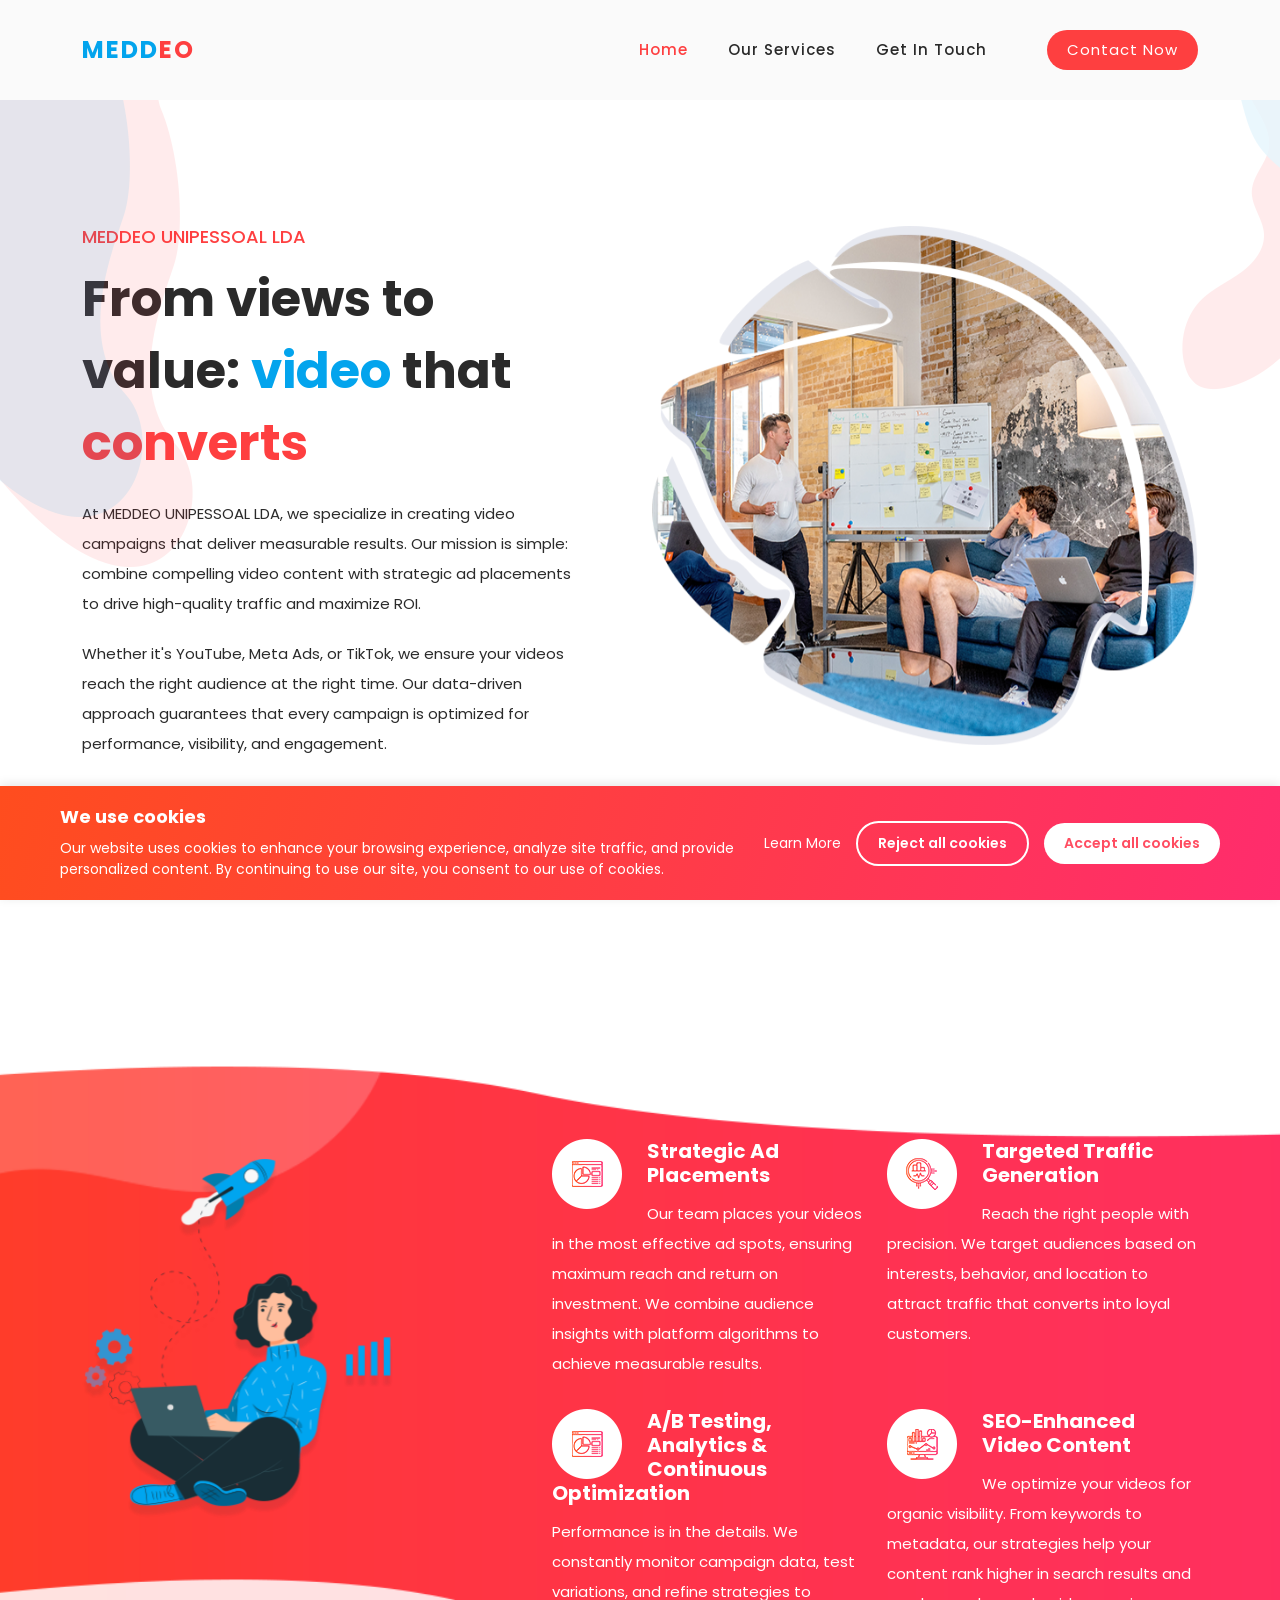
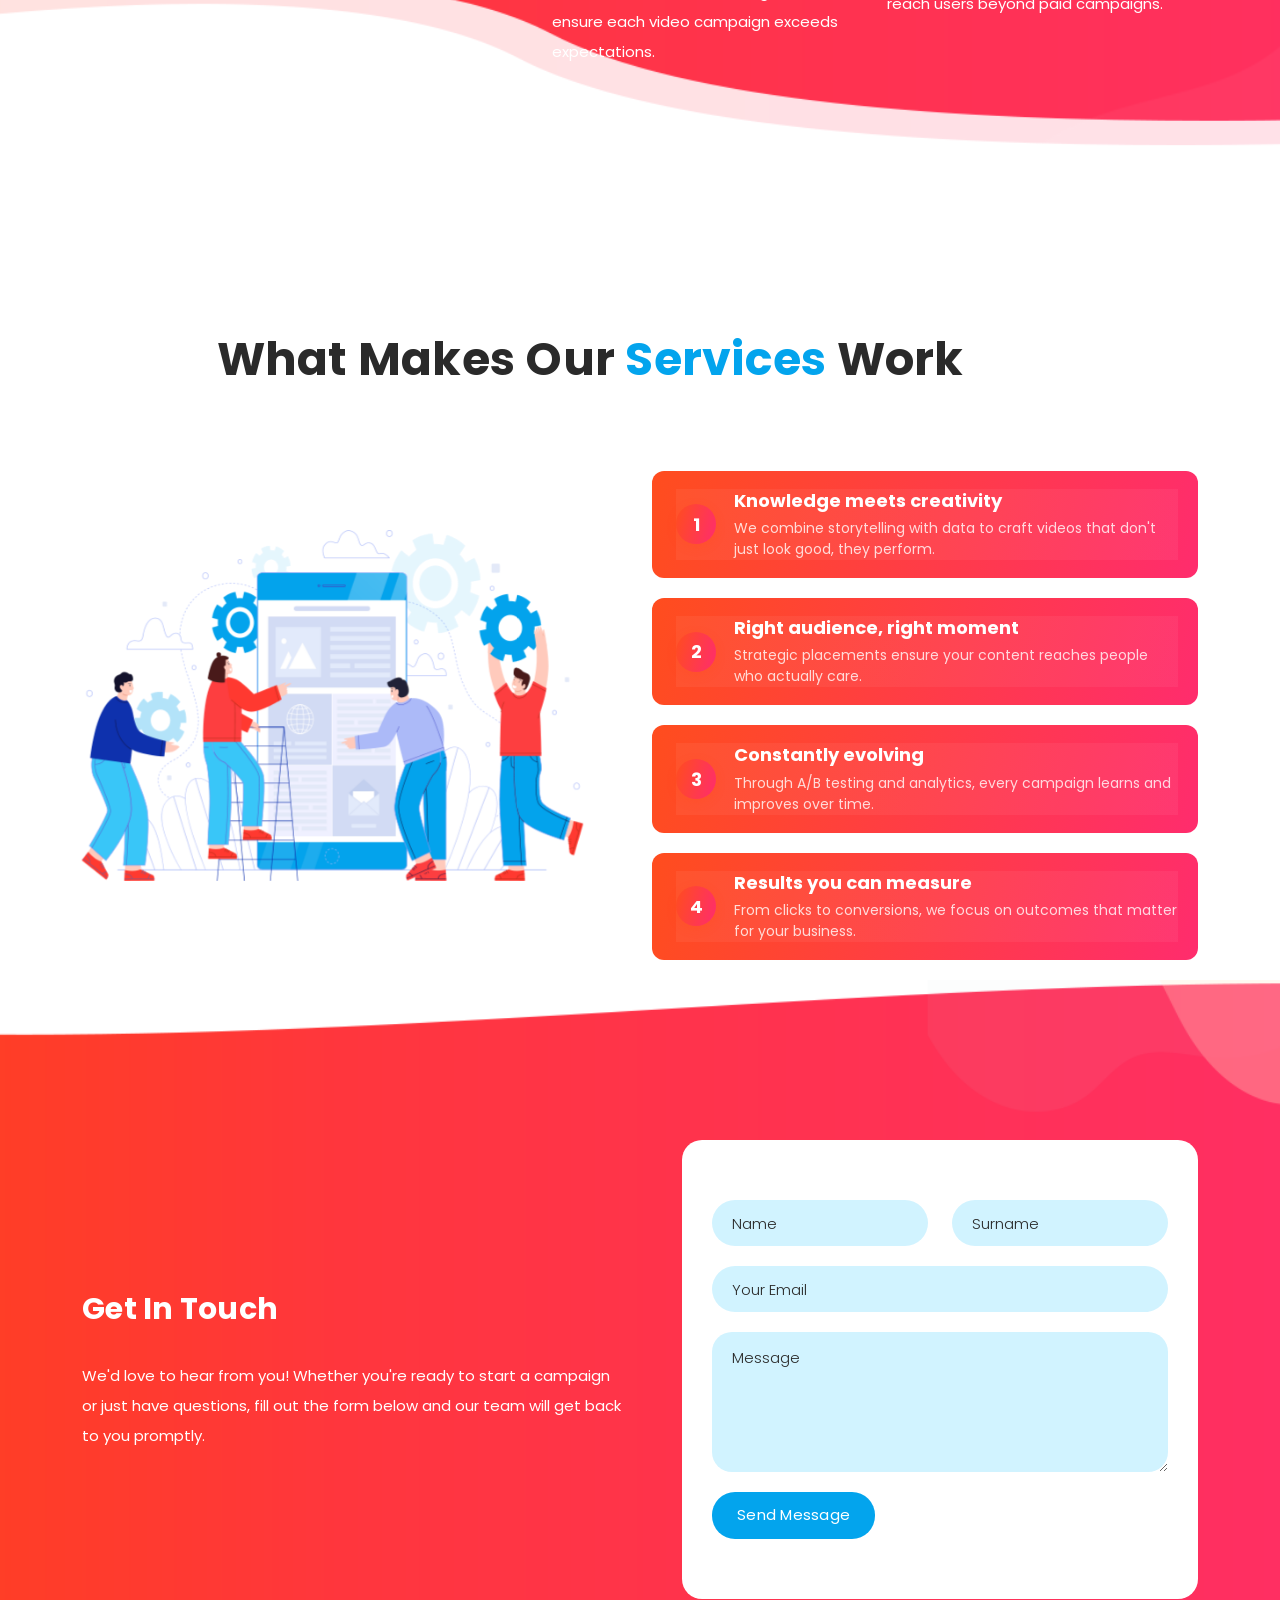
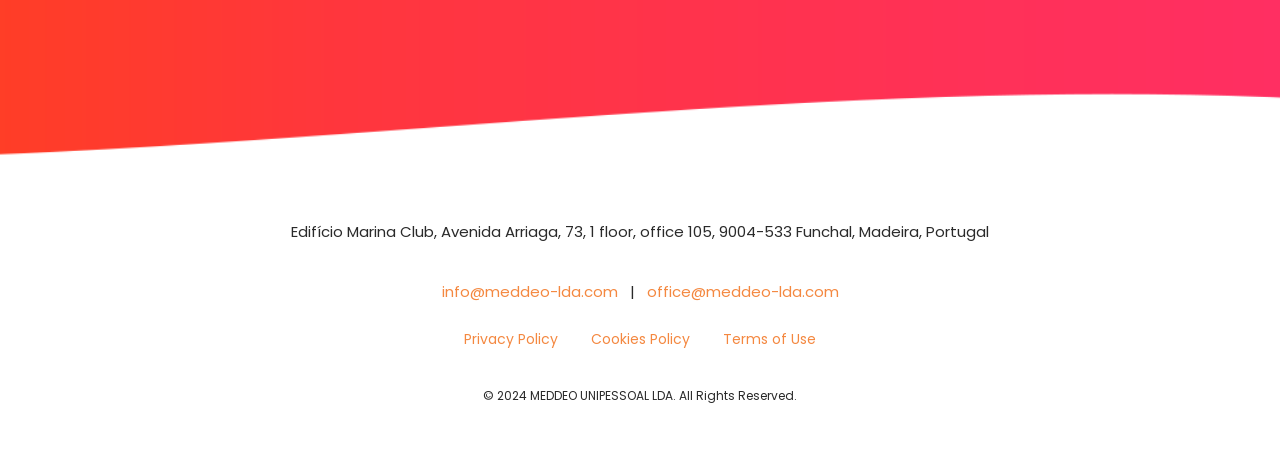
<file: index.html>
<!DOCTYPE html>
<html lang="en">

  <head>

    <meta charset="UTF-8">
    <meta name="viewport" content="width=device-width, initial-scale=1, shrink-to-fit=no">
    <meta name="description" content="">
    <meta name="author" content="">
    <link rel="preconnect" href="https://fonts.gstatic.com">
    <link href="https://fonts.googleapis.com/css2?family=Poppins:wght@100;200;300;400;500;600;700;800;900&display=swap" rel="stylesheet">

    <title>MEDDEO UNIPESSOAL LDA - Video Marketing That Converts</title>

    <!-- Bootstrap core CSS -->
    <link href="vendor/bootstrap/css/bootstrap.min.css" rel="stylesheet">

    <!-- Additional CSS Files -->
    <link rel="stylesheet" href="assets/css/fontawesome.css">
    <link rel="stylesheet" href="assets/css/templatemo-space-dynamic.css">
    <link rel="stylesheet" href="assets/css/animated.css">
    <link rel="stylesheet" href="assets/css/owl.css">
<!--
    
TemplateMo 562 Space Dynamic

https://templatemo.com/tm-562-space-dynamic

-->
  </head>

<body>

  <!-- ***** Preloader Start ***** -->
  <div id="js-preloader" class="js-preloader">
    <div class="preloader-inner">
      <span class="dot"></span>
      <div class="dots">
        <span></span>
        <span></span>
        <span></span>
      </div>
    </div>
  </div>
  <!-- ***** Preloader End ***** -->

  <!-- ***** Header Area Start ***** -->
  <header class="header-area header-sticky wow slideInDown" data-wow-duration="0.75s" data-wow-delay="0s">
    <div class="container">
      <div class="row">
        <div class="col-12">
          <nav class="main-nav">
            <!-- ***** Logo Start ***** -->
            <a href="index.html" class="logo">
              <h4>MEDD<span>EO</span></h4>
            </a>
            <!-- ***** Logo End ***** -->
            <!-- ***** Menu Start ***** -->
            <ul class="nav">
              <li class="scroll-to-section"><a href="#top" class="active">Home</a></li>
              <li class="scroll-to-section"><a href="#services">Our Services</a></li>
              <li class="scroll-to-section"><a href="#contact">Get in Touch</a></li>
              <li class="scroll-to-section"><div class="main-red-button"><a href="#contact">Contact Now</a></div></li>
            </ul>
            <a class='menu-trigger'>
                <span>Menu</span>
            </a>
            <!-- ***** Menu End ***** -->
          </nav>
        </div>
      </div>
    </div>
  </header>
  <!-- ***** Header Area End ***** -->

  <div class="main-banner wow fadeIn" id="top" data-wow-duration="1s" data-wow-delay="0.5s">
    <div class="container">
      <div class="row">
        <div class="col-lg-12">
          <div class="row ">
            <div class="col-lg-6 align-self-center">
              <div class="left-content header-text wow fadeInLeft" data-wow-duration="1s" data-wow-delay="1s">
                <h6>MEDDEO UNIPESSOAL LDA</h6>
                <h2>From views to value: <em>video</em> that <span>converts</span></h2>
                <p>At MEDDEO UNIPESSOAL LDA, we specialize in creating video campaigns that deliver measurable results. Our mission is simple: combine compelling video content with strategic ad placements to drive high-quality traffic and maximize ROI.</p>
                <p>Whether it's YouTube, Meta Ads, or TikTok, we ensure your videos reach the right audience at the right time. Our data-driven approach guarantees that every campaign is optimized for performance, visibility, and engagement.</p>
              </div>
            </div>
            <div class="col-lg-6">
              <div class="right-image wow fadeInRight" data-wow-duration="1s" data-wow-delay="0.5s">
                <img src="assets/images/banner-right-image.png" alt="team meeting">
              </div>
            </div>
          </div>
        </div>
      </div>
    </div>
  </div>

  <div id="about" class="about-us section">
    <div class="container">
      <div class="row">
        <div class="col-lg-4">
          <div class="left-image wow fadeIn" data-wow-duration="1s" data-wow-delay="0.2s">
            <img src="assets/images/about-left-image.png" alt="person graphic">
          </div>
        </div>
        <div class="col-lg-8 align-self-center">
          <div class="services">
            <div class="row">
              <div class="col-lg-6">
                <div class="item wow fadeIn" data-wow-duration="1s" data-wow-delay="0.5s">
                  <div class="icon">
                    <img src="assets/images/service-icon-01.png" alt="strategic placements">
                  </div>
                  <div class="right-text">
                    <h4>Strategic Ad Placements</h4>
                    <p>Our team places your videos in the most effective ad spots, ensuring maximum reach and return on investment. We combine audience insights with platform algorithms to achieve measurable results.</p>
                  </div>
                </div>
              </div>
              <div class="col-lg-6">
                <div class="item wow fadeIn" data-wow-duration="1s" data-wow-delay="0.7s">
                  <div class="icon">
                    <img src="assets/images/service-icon-02.png" alt="targeted traffic">
                  </div>
                  <div class="right-text">
                    <h4>Targeted Traffic Generation</h4>
                    <p>Reach the right people with precision. We target audiences based on interests, behavior, and location to attract traffic that converts into loyal customers.</p>
                  </div>
                </div>
              </div>
                            <div class="col-lg-6">
                <div class="item wow fadeIn" data-wow-duration="1s" data-wow-delay="1.1s">
                  <div class="icon">
                    <img src="assets/images/service-icon-04.png" alt="analytics optimization">
                  </div>
                  <div class="right-text">
                    <h4>A/B Testing, Analytics & Continuous Optimization</h4>
                    <p>Performance is in the details. We constantly monitor campaign data, test variations, and refine strategies to ensure each video campaign exceeds expectations.</p>
                  </div>
                </div>
              </div>
              <div class="col-lg-6">
                <div class="item wow fadeIn" data-wow-duration="1s" data-wow-delay="0.9s">
                  <div class="icon">
                    <img src="assets/images/service-icon-03.png" alt="seo video content">
                  </div>
                  <div class="right-text">
                    <h4>SEO-Enhanced Video Content</h4>
                    <p>We optimize your videos for organic visibility. From keywords to metadata, our strategies help your content rank higher in search results and reach users beyond paid campaigns.</p>
                  </div>
                </div>
              </div>

            </div>
          </div>
        </div>
      </div>
    </div>
  </div>

  <div id="services" class="our-services section">
    <div class="container">
         <div class="section-heading" style="text-align: center;">
            <h2 style="font-size: 46px; margin-bottom: 50px;">What makes our <em>services</em> work</h2>
          </div>
      <div class="row">
        <div class="col-lg-6 align-self-center  wow fadeInLeft" data-wow-duration="1s" data-wow-delay="0.2s">
          <div class="left-image">
            <img src="assets/images/services-left-image.png" alt="">
          </div>
        </div>
        <div class="col-lg-6 wow fadeInRight" data-wow-duration="1s" data-wow-delay="0.2s">
                   <div class="services-work-list" style="margin-top: 40px;">
              <div class="work-item">
                <div class="work-number">1</div>
                <div class="work-content">
                  <h4>Knowledge meets creativity</h4>
                  <p>We combine storytelling with data to craft videos that don't just look good, they perform.</p>
                </div>
              </div>
              <div class="work-item">
                <div class="work-number">2</div>
                <div class="work-content">
                  <h4>Right audience, right moment</h4>
                  <p>Strategic placements ensure your content reaches people who actually care.</p>
                </div>
              </div>
              <div class="work-item">
                <div class="work-number">3</div>
                <div class="work-content">
                  <h4>Constantly evolving</h4>
                  <p>Through A/B testing and analytics, every campaign learns and improves over time.</p>
                </div>
              </div>
              <div class="work-item">
                <div class="work-number">4</div>
                <div class="work-content">
                  <h4>Results you can measure</h4>
                  <p>From clicks to conversions, we focus on outcomes that matter for your business.</p>
                </div>
              </div>
            </div>
      
        </div>
      </div>
    </div>
  </div>





  <div id="contact" class="contact-us section">
    <div class="container">
      <div class="row">
        <div class="col-lg-6 align-self-center wow fadeInLeft" data-wow-duration="0.5s" data-wow-delay="0.25s">
          <div class="section-heading">
            <h2>Get in touch</h2>
            <p>We'd love to hear from you! Whether you're ready to start a campaign or just have questions, fill out the form below and our team will get back to you promptly.</p>
          </div>
        </div>
        <div class="col-lg-6 wow fadeInRight" data-wow-duration="0.5s" data-wow-delay="0.25s">
          <form id="contact" action="https://formspree.io/f/mjkaqwbz" method="POST">
            <div class="row">
              <div class="col-lg-6">
                <fieldset>
                  <input type="text" name="name" id="name" placeholder="Name" autocomplete="on" required>
                </fieldset>
              </div>
              <div class="col-lg-6">
                <fieldset>
                  <input type="text" name="surname" id="surname" placeholder="Surname" autocomplete="on" required>
                </fieldset>
              </div>
              <div class="col-lg-12">
                <fieldset>
                  <input type="email" name="email" id="email" placeholder="Your Email" required="">
                </fieldset>
              </div>
              <div class="col-lg-12">
                <fieldset>
                  <textarea name="message" type="text" class="form-control" id="message" placeholder="Message" required=""></textarea>
                </fieldset>
              </div>
              <div class="col-lg-12">
                <fieldset>
                  <button type="submit" id="form-submit" class="main-button ">Send Message</button>
                </fieldset>
              </div>
            </div>
            <div class="contact-dec">
              <img src="assets/images/contact-decoration.png" alt="">
            </div>
          </form>
        </div>
      </div>
    </div>
  </div>

  <footer>
    <div class="container">
      <div class="row">
        <div class="col-lg-12 wow fadeIn" data-wow-duration="1s" data-wow-delay="0.25s">
          <div style="text-align: center; color: #fff;">
            <h4 style="margin-bottom: 20px;">MEDDEO UNIPESSOAL LDA</h4>
            <p style="margin-bottom: 10px;">Edifício Marina Club, Avenida Arriaga, 73, 1 floor, office 105, 9004-533 Funchal, Madeira, Portugal</p>
            <p style="margin-bottom: 20px;"><a href="mailto:info@meddeo-lda.com" style="color: #f48840;">info@meddeo-lda.com</a> &nbsp; | &nbsp; <a href="mailto:office@meddeo-lda.com" style="color: #f48840;">office@meddeo-lda.com</a></p>
            <div style="margin: 20px 0;">
              <a href="privacy-policy.html" style="color: #f48840; margin: 0 10px; font-size: 14px;">Privacy Policy</a>
              <span style="color: #fff;">|</span>
              <a href="cookies-policy.html" style="color: #f48840; margin: 0 10px; font-size: 14px;">Cookies Policy</a>
              <span style="color: #fff;">|</span>
              <a href="terms-of-use.html" style="color: #f48840; margin: 0 10px; font-size: 14px;">Terms of Use</a>
            </div>
            <p style="font-size: 12px; margin-top: 30px;">© 2024 MEDDEO UNIPESSOAL LDA. All Rights Reserved.</p>
          </div>
        </div>
      </div>
    </div>
  </footer>
  <!-- Cookie Notification Banner -->
  <div id="cookie-banner" class="cookie-banner" style="display: none;">
    <div class="cookie-content">
      <div class="cookie-text">
        <h4 style="color: #fff; margin-bottom: 10px;">We use cookies</h4>
        <p style="color: #fff ">Our website uses cookies to enhance your browsing experience, analyze site traffic, and provide personalized content. By continuing to use our site, you consent to our use of cookies.</p>
      </div>
      <div class="cookie-buttons">
        <a href="cookies-policy.html" class="cookie-link">Learn More</a>
        <button id="reject-cookies" class="cookie-reject-btn">Reject all cookies</button>
        <button id="accept-cookies" class="cookie-accept-btn">Accept all cookies</button>
      </div>
    </div>
  </div>

  <!-- Scripts -->
  <script src="vendor/jquery/jquery.min.js"></script>
  <script src="vendor/bootstrap/js/bootstrap.bundle.min.js"></script>
  <script src="assets/js/owl-carousel.js"></script>
  <script src="assets/js/animation.js"></script>
  <script src="assets/js/imagesloaded.js"></script>
  <script src="assets/js/templatemo-custom.js"></script>
  <script src="assets/js/cookies.js"></script>

</body>
</html>
</file>
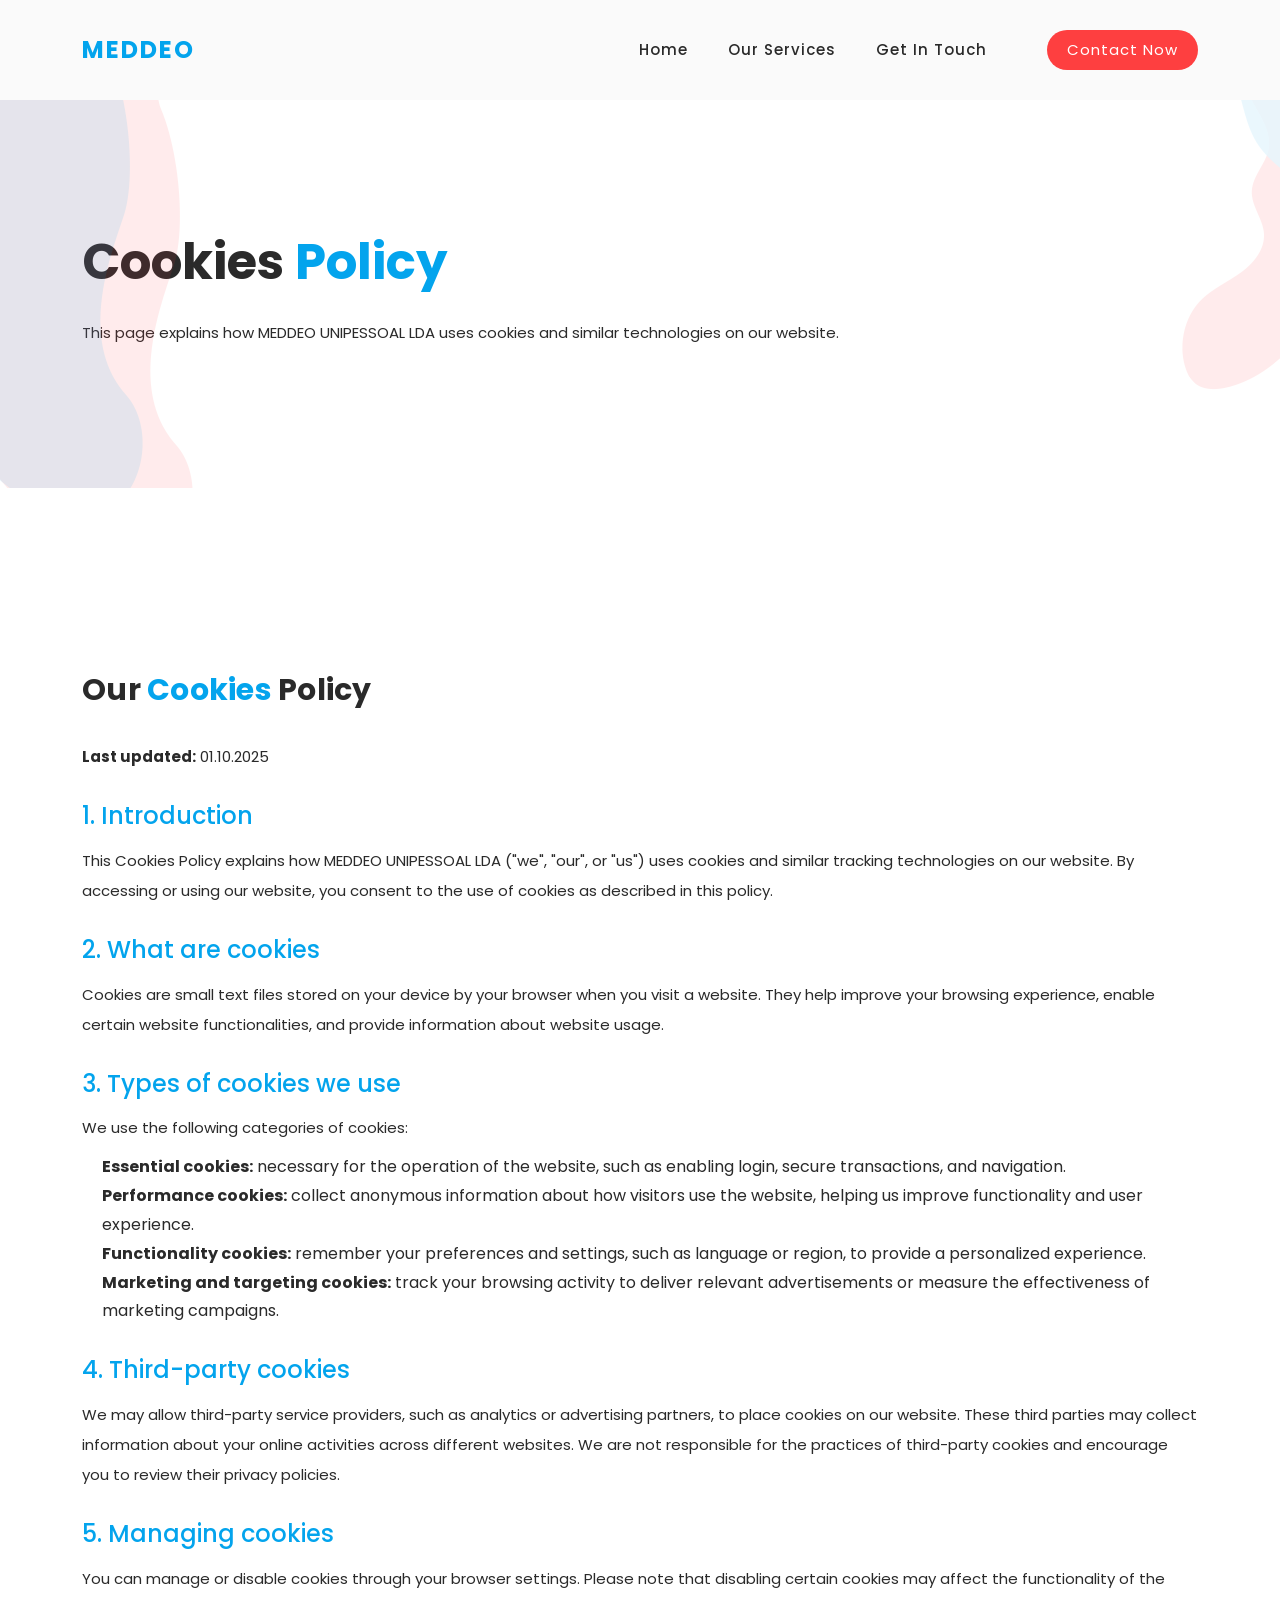
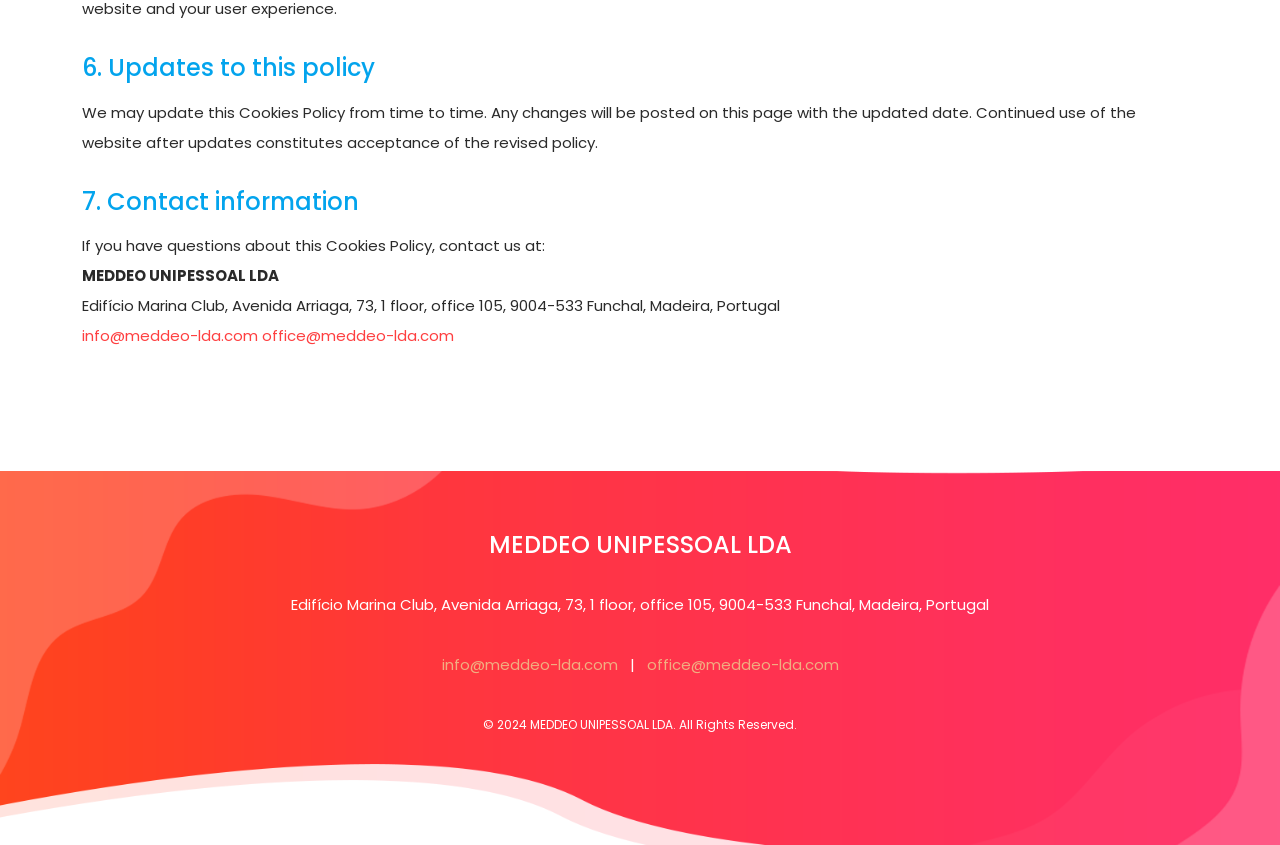
<file: cookies-policy.html>
<!DOCTYPE html>
<html lang="en">

  <head>

    <meta charset="UTF-8">
    <meta name="viewport" content="width=device-width, initial-scale=1, shrink-to-fit=no">
    <meta name="description" content="MEDDEO UNIPESSOAL LDA - Cookies Policy">
    <meta name="author" content="MEDDEO UNIPESSOAL LDA">
    <link rel="preconnect" href="https://fonts.gstatic.com">
    <link href="https://fonts.googleapis.com/css2?family=Poppins:wght@100;200;300;400;500;600;700;800;900&display=swap" rel="stylesheet">

    <title>Cookies Policy - MEDDEO UNIPESSOAL LDA</title>

    <!-- Bootstrap core CSS -->
    <link href="vendor/bootstrap/css/bootstrap.min.css" rel="stylesheet">

    <!-- Additional CSS Files -->
    <link rel="stylesheet" href="assets/css/fontawesome.css">
    <link rel="stylesheet" href="assets/css/templatemo-space-dynamic.css">
    <link rel="stylesheet" href="assets/css/animated.css">
    <link rel="stylesheet" href="assets/css/owl.css">

  </head>

<body>

  <!-- ***** Preloader Start ***** -->
  <div id="js-preloader" class="js-preloader">
    <div class="preloader-inner">
      <span class="dot"></span>
      <div class="dots">
        <span></span>
        <span></span>
        <span></span>
      </div>
    </div>
  </div>
  <!-- ***** Preloader End ***** -->

  <!-- ***** Header Area Start ***** -->
  <header class="header-area header-sticky wow slideInDown" data-wow-duration="0.75s" data-wow-delay="0s">
    <div class="container">
      <div class="row">
        <div class="col-12">
          <nav class="main-nav">
            <!-- ***** Logo Start ***** -->
            <a href="index.html" class="logo">
              <h4>MEDDEO</h4>
            </a>
            <!-- ***** Logo End ***** -->
            <!-- ***** Menu Start ***** -->
            <ul class="nav">
              <li class="scroll-to-section"><a href="index.html#top">Home</a></li>
              <li class="scroll-to-section"><a href="index.html#services">Our Services</a></li>
              <li class="scroll-to-section"><a href="index.html#contact">Get in Touch</a></li>
              <li><div class="main-red-button"><a href="index.html#contact">Contact Now</a></div></li> 
            </ul>        
            <a class='menu-trigger'>
                <span>Menu</span>
            </a>
            <!-- ***** Menu End ***** -->
          </nav>
        </div>
      </div>
    </div>
  </header>
  <!-- ***** Header Area End ***** -->

  <div class="main-banner wow fadeIn" id="top" data-wow-duration="1s" data-wow-delay="0.5s" style="padding: 120px 0px 60px 0px; background-color: #f5f5f5;">
    <div class="container">
      <div class="row">
        <div class="col-lg-12">
          <div class="row">
            <div class="col-lg-12 align-self-center">
              <div class="left-content header-text wow fadeInLeft" data-wow-duration="1s" data-wow-delay="1s">
                <h2>Cookies <em>Policy</em></h2>
                <p>This page explains how MEDDEO UNIPESSOAL LDA uses cookies and similar technologies on our website.</p>
              </div>
            </div>
          </div>
        </div>
      </div>
    </div>
  </div>

  <div id="about" class="about-us section" style="padding-top: 60px; background-color: #ffffff; background-image: none;">
    <div class="container">
      <div class="row">
        <div class="col-lg-12">
          <div class="section-heading">
            <h2 style="color: #2a2a2a;">Our <em>Cookies</em> Policy</h2>
            <div style="margin-top: 30px; color: #2a2a2a; line-height: 1.8;">
              <p><strong>Last updated:</strong> 01.10.2025</p>

              <h4 style="margin-top: 30px; margin-bottom: 15px; color: #03a4ed;">1. Introduction</h4>
              <p>This Cookies Policy explains how MEDDEO UNIPESSOAL LDA ("we", "our", or "us") uses cookies and similar tracking technologies on our website. By accessing or using our website, you consent to the use of cookies as described in this policy.</p>

              <h4 style="margin-top: 30px; margin-bottom: 15px; color: #03a4ed;">2. What are cookies</h4>
              <p>Cookies are small text files stored on your device by your browser when you visit a website. They help improve your browsing experience, enable certain website functionalities, and provide information about website usage.</p>

              <h4 style="margin-top: 30px; margin-bottom: 15px; color: #03a4ed;">3. Types of cookies we use</h4>
              <p>We use the following categories of cookies:</p>
              <ul style="margin-left: 20px; margin-top: 10px;">
                <li><strong>Essential cookies:</strong> necessary for the operation of the website, such as enabling login, secure transactions, and navigation.</li>
                <li><strong>Performance cookies:</strong> collect anonymous information about how visitors use the website, helping us improve functionality and user experience.</li>
                <li><strong>Functionality cookies:</strong> remember your preferences and settings, such as language or region, to provide a personalized experience.</li>
                <li><strong>Marketing and targeting cookies:</strong> track your browsing activity to deliver relevant advertisements or measure the effectiveness of marketing campaigns.</li>
              </ul>

              <h4 style="margin-top: 30px; margin-bottom: 15px; color: #03a4ed;">4. Third-party cookies</h4>
              <p>We may allow third-party service providers, such as analytics or advertising partners, to place cookies on our website. These third parties may collect information about your online activities across different websites. We are not responsible for the practices of third-party cookies and encourage you to review their privacy policies.</p>

              <h4 style="margin-top: 30px; margin-bottom: 15px; color: #03a4ed;">5. Managing cookies</h4>
              <p>You can manage or disable cookies through your browser settings. Please note that disabling certain cookies may affect the functionality of the website and your user experience.</p>

              <h4 style="margin-top: 30px; margin-bottom: 15px; color: #03a4ed;">6. Updates to this policy</h4>
              <p>We may update this Cookies Policy from time to time. Any changes will be posted on this page with the updated date. Continued use of the website after updates constitutes acceptance of the revised policy.</p>

              <h4 style="margin-top: 30px; margin-bottom: 15px; color: #03a4ed;">7. Contact information</h4>
              <p>If you have questions about this Cookies Policy, contact us at:</p>
              <p><strong>MEDDEO UNIPESSOAL LDA</strong><br>
              Edifício Marina Club, Avenida Arriaga, 73, 1 floor, office 105, 9004-533 Funchal, Madeira, Portugal<br>
              <a href="mailto:info@meddeo-lda.com" style="color: #fe3f40;">info@meddeo-lda.com</a> <a href="mailto:office@meddeo-lda.com" style="color: #fe3f40;">office@meddeo-lda.com</a></p>
            </div>
          </div>
        </div>
      </div>
    </div>
  </div>

  <footer id="newsletter" style="background-image: url(assets/images/about-bg.png); background-repeat: no-repeat; background-position: center center; background-size: cover; padding: 60px 0px;">
    <div class="container">
      <div class="row">
        <div class="col-lg-12 wow fadeIn" data-wow-duration="1s" data-wow-delay="0.25s">
          <div style="text-align: center; color: #fff;">
            <h4 style="margin-bottom: 20px; ">MEDDEO UNIPESSOAL LDA</h4>
            <p style="margin-bottom: 10px; color: #fff;">Edifício Marina Club, Avenida Arriaga, 73, 1 floor, office 105, 9004-533 Funchal, Madeira, Portugal</p>
            <p style="margin-bottom: 20px; color: #fff;"><a href="mailto:info@meddeo-lda.com" style="color: #f2ae81;">info@meddeo-lda.com</a> &nbsp; | &nbsp; <a href="mailto:office@meddeo-lda.com" style="color: #f2ae81;">office@meddeo-lda.com</a></p>
            <p style="font-size: 12px; margin-top: 30px;color: #fff;">© 2024 MEDDEO UNIPESSOAL LDA. All Rights Reserved.</p>
          </div>
        </div>
      </div>
    </div>
  </footer>

  <!-- Scripts -->
  <script src="vendor/jquery/jquery.min.js"></script>
  <script src="vendor/bootstrap/js/bootstrap.bundle.min.js"></script>
  <script src="assets/js/owl-carousel.js"></script>
  <script src="assets/js/animation.js"></script>
  <script src="assets/js/imagesloaded.js"></script>
  <script src="assets/js/templatemo-custom.js"></script>

</body>
</html>
</file>
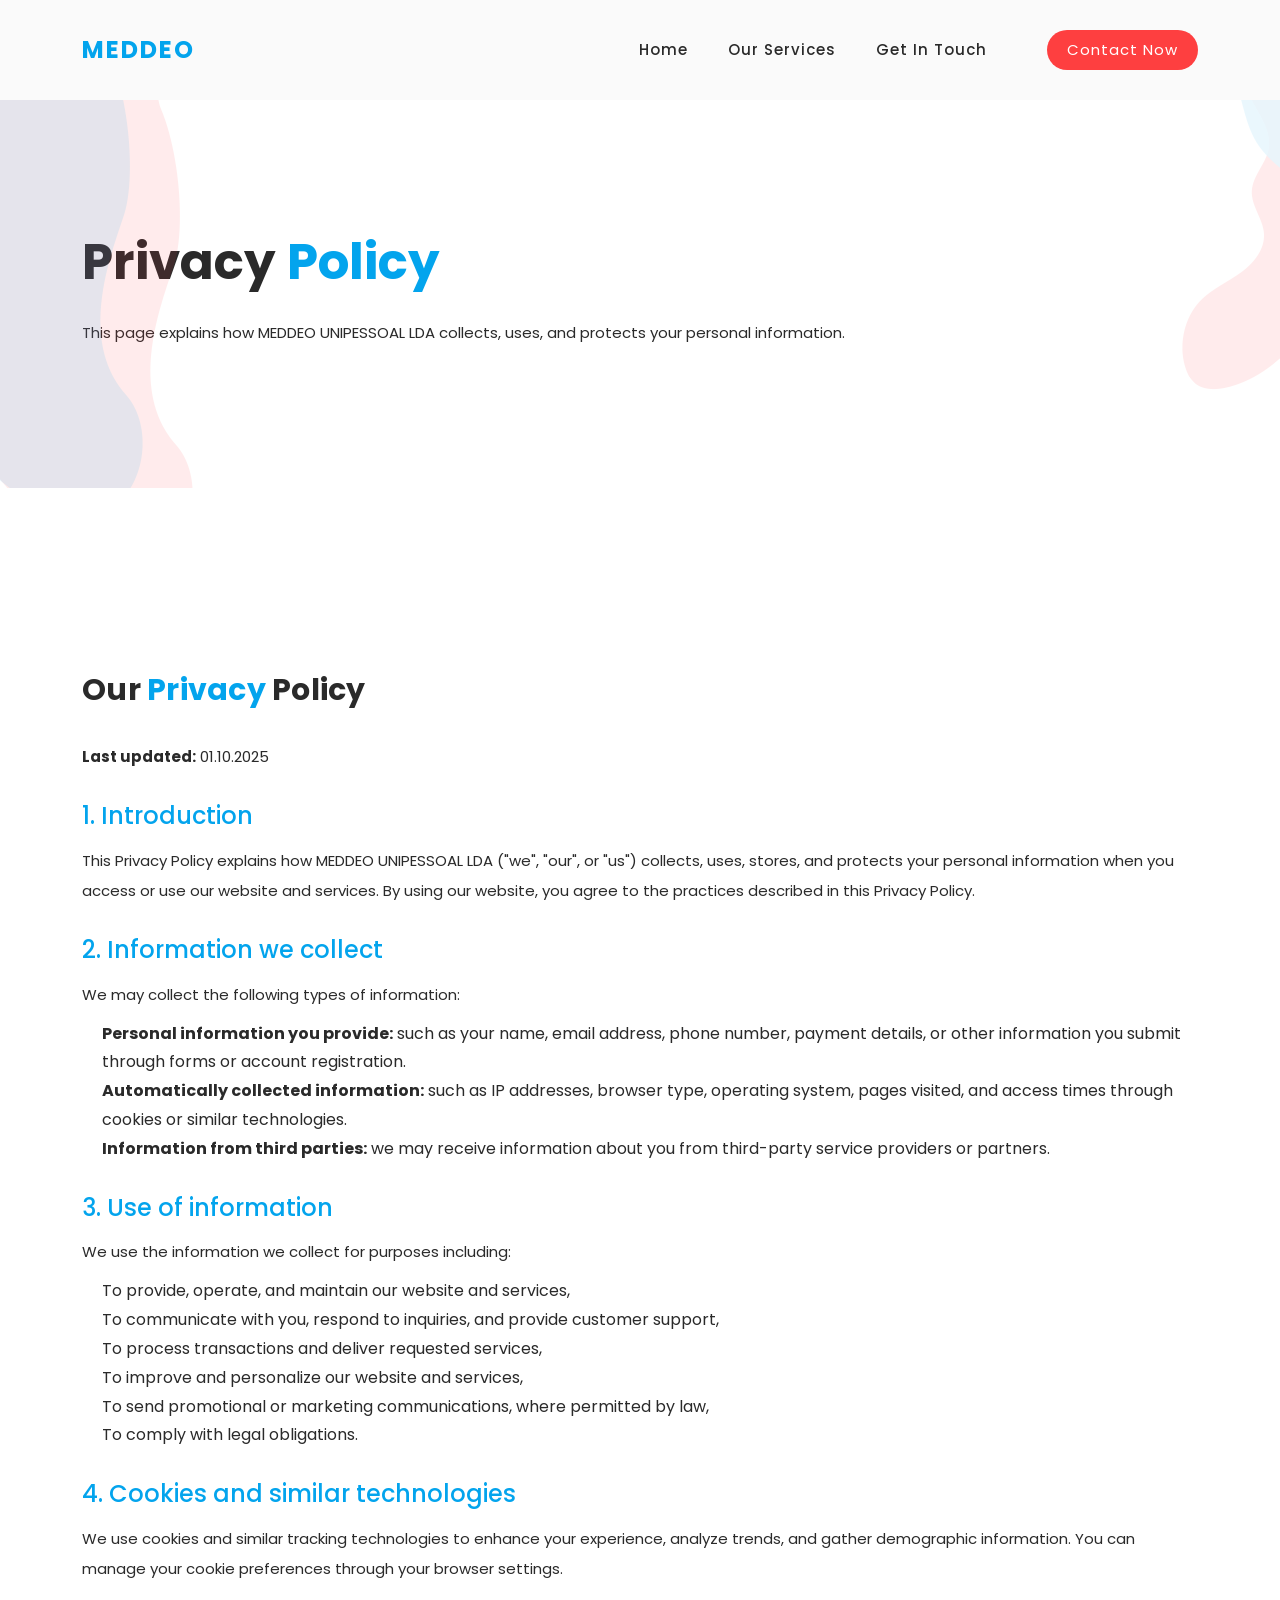
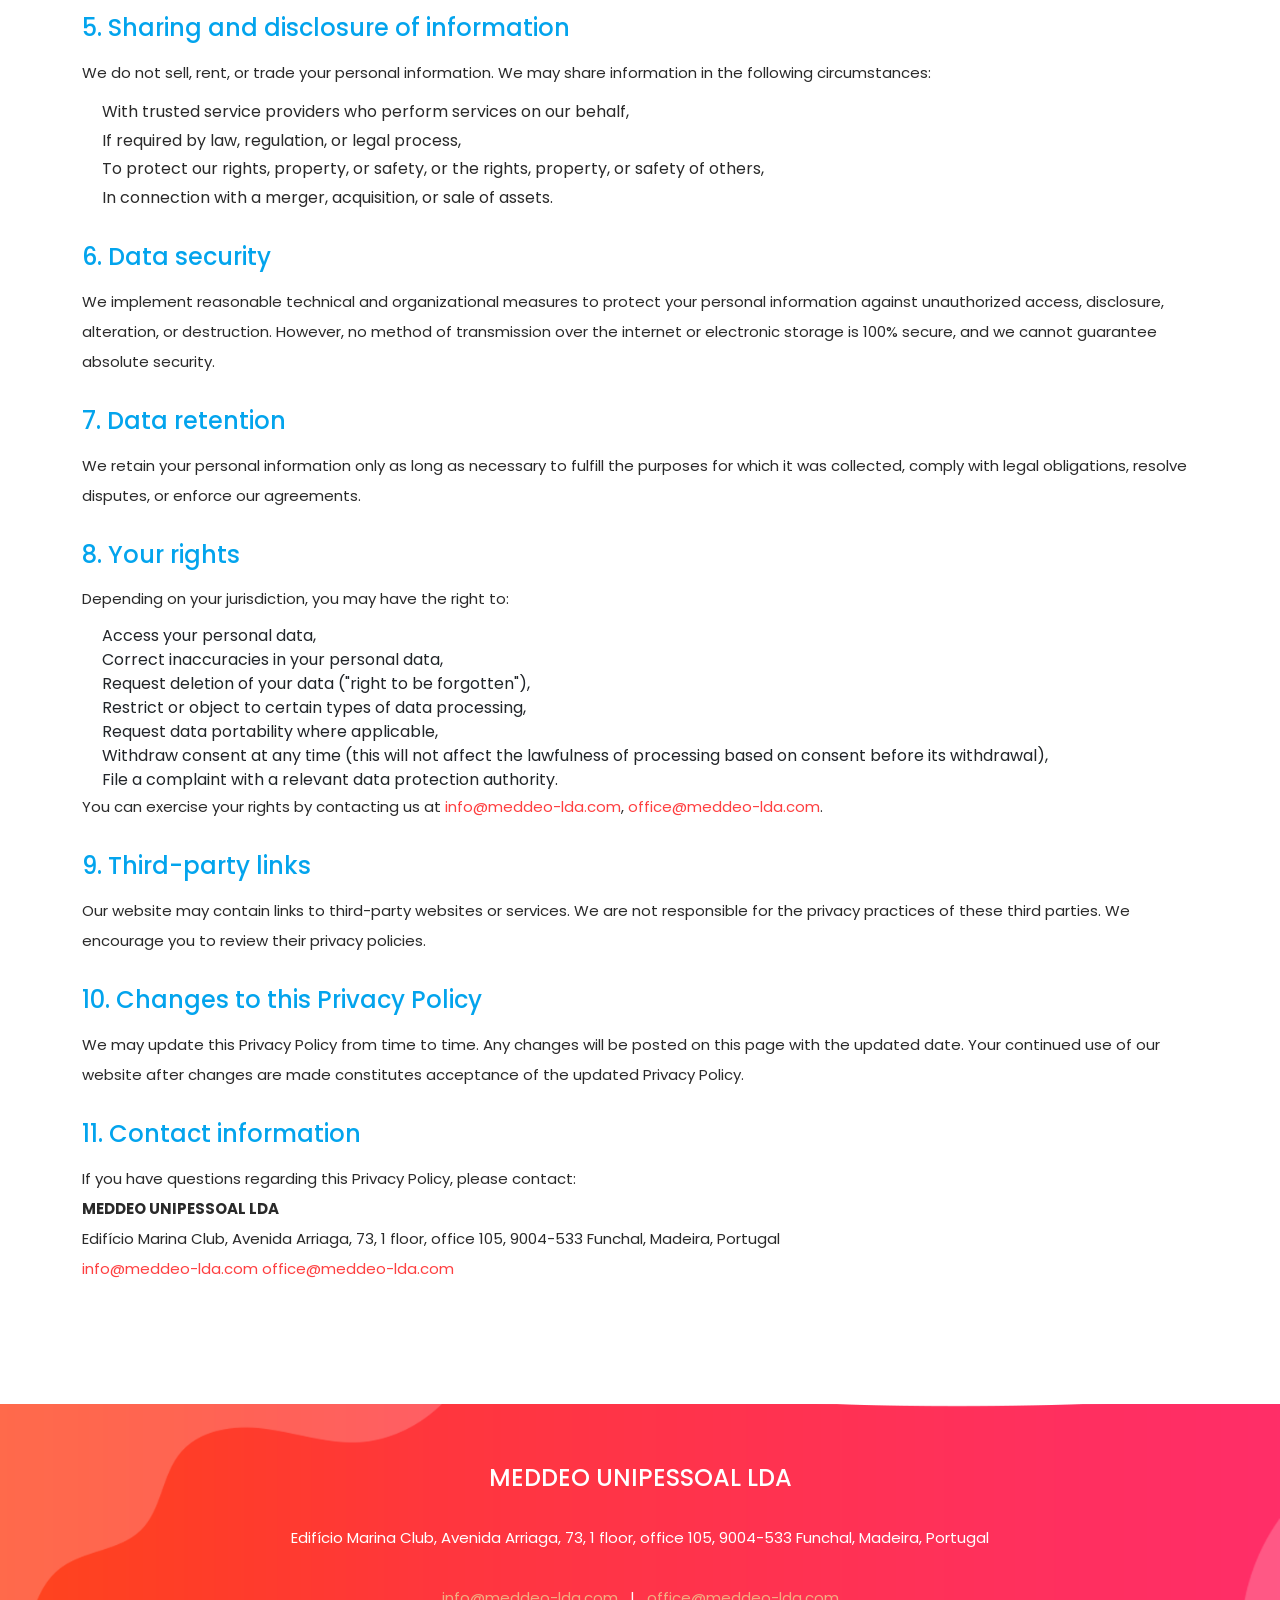
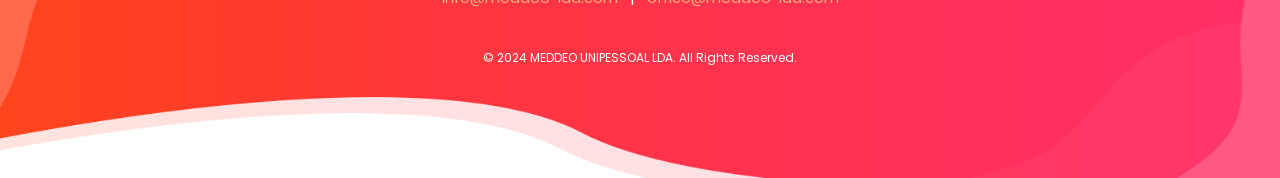
<file: privacy-policy.html>
<!DOCTYPE html>
<html lang="en">

  <head>

    <meta charset="UTF-8">
    <meta name="viewport" content="width=device-width, initial-scale=1, shrink-to-fit=no">
    <meta name="description" content="MEDDEO UNIPESSOAL LDA - Privacy Policy">
    <meta name="author" content="MEDDEO UNIPESSOAL LDA">
    <link rel="preconnect" href="https://fonts.gstatic.com">
    <link href="https://fonts.googleapis.com/css2?family=Poppins:wght@100;200;300;400;500;600;700;800;900&display=swap" rel="stylesheet">

    <title>Privacy Policy - MEDDEO UNIPESSOAL LDA</title>

    <!-- Bootstrap core CSS -->
    <link href="vendor/bootstrap/css/bootstrap.min.css" rel="stylesheet">

    <!-- Additional CSS Files -->
    <link rel="stylesheet" href="assets/css/fontawesome.css">
    <link rel="stylesheet" href="assets/css/templatemo-space-dynamic.css">
    <link rel="stylesheet" href="assets/css/animated.css">
    <link rel="stylesheet" href="assets/css/owl.css">

  </head>

<body>

  <!-- ***** Preloader Start ***** -->
  <div id="js-preloader" class="js-preloader">
    <div class="preloader-inner">
      <span class="dot"></span>
      <div class="dots">
        <span></span>
        <span></span>
        <span></span>
      </div>
    </div>
  </div>
  <!-- ***** Preloader End ***** -->

  <!-- ***** Header Area Start ***** -->
  <header class="header-area header-sticky wow slideInDown" data-wow-duration="0.75s" data-wow-delay="0s">
    <div class="container">
      <div class="row">
        <div class="col-12">
          <nav class="main-nav">
            <!-- ***** Logo Start ***** -->
            <a href="index.html" class="logo">
              <h4>MEDDEO</h4>
            </a>
            <!-- ***** Logo End ***** -->
            <!-- ***** Menu Start ***** -->
            <ul class="nav">
              <li class="scroll-to-section"><a href="index.html#top">Home</a></li>
              <li class="scroll-to-section"><a href="index.html#services">Our Services</a></li>
              <li class="scroll-to-section"><a href="index.html#contact">Get in Touch</a></li>
              <li><div class="main-red-button"><a href="index.html#contact">Contact Now</a></div></li> 
            </ul>        
            <a class='menu-trigger'>
                <span>Menu</span>
            </a>
            <!-- ***** Menu End ***** -->
          </nav>
        </div>
      </div>
    </div>
  </header>
  <!-- ***** Header Area End ***** -->

  <div class="main-banner wow fadeIn" id="top" data-wow-duration="1s" data-wow-delay="0.5s" style="padding: 120px 0px 60px 0px; background-color: #f5f5f5;">
    <div class="container">
      <div class="row">
        <div class="col-lg-12">
          <div class="row">
            <div class="col-lg-12 align-self-center">
              <div class="left-content header-text wow fadeInLeft" data-wow-duration="1s" data-wow-delay="1s">
                <h2>Privacy <em>Policy</em></h2>
                <p>This page explains how MEDDEO UNIPESSOAL LDA collects, uses, and protects your personal information.</p>
              </div>
            </div>
          </div>
        </div>
      </div>
    </div>
  </div>

  <div id="about" class="about-us section" style="padding-top: 60px; background-color: #ffffff; background-image: none;">
    <div class="container">
      <div class="row">
        <div class="col-lg-12">
          <div class="section-heading">
            <h2 style="color: #2a2a2a;">Our <em>Privacy</em> Policy</h2>
            <div style="margin-top: 30px; color: #2a2a2a; line-height: 1.8;">
              <p><strong>Last updated:</strong> 01.10.2025</p>

              <h4 style="margin-top: 30px; margin-bottom: 15px; color: #03a4ed;">1. Introduction</h4>
              <p>This Privacy Policy explains how MEDDEO UNIPESSOAL LDA ("we", "our", or "us") collects, uses, stores, and protects your personal information when you access or use our website and services. By using our website, you agree to the practices described in this Privacy Policy.</p>

              <h4 style="margin-top: 30px; margin-bottom: 15px; color: #03a4ed;">2. Information we collect</h4>
              <p>We may collect the following types of information:</p>
              <ul style="margin-left: 20px; margin-top: 10px;">
                <li><strong>Personal information you provide:</strong> such as your name, email address, phone number, payment details, or other information you submit through forms or account registration.</li>
                <li><strong>Automatically collected information:</strong> such as IP addresses, browser type, operating system, pages visited, and access times through cookies or similar technologies.</li>
                <li><strong>Information from third parties:</strong> we may receive information about you from third-party service providers or partners.</li>
              </ul>

              <h4 style="margin-top: 30px; margin-bottom: 15px; color: #03a4ed;">3. Use of information</h4>
              <p>We use the information we collect for purposes including:</p>
              <ul style="margin-left: 20px; margin-top: 10px;">
                <li>To provide, operate, and maintain our website and services,</li>
                <li>To communicate with you, respond to inquiries, and provide customer support,</li>
                <li>To process transactions and deliver requested services,</li>
                <li>To improve and personalize our website and services,</li>
                <li>To send promotional or marketing communications, where permitted by law,</li>
                <li>To comply with legal obligations.</li>
              </ul>

              <h4 style="margin-top: 30px; margin-bottom: 15px; color: #03a4ed;">4. Cookies and similar technologies</h4>
              <p>We use cookies and similar tracking technologies to enhance your experience, analyze trends, and gather demographic information. You can manage your cookie preferences through your browser settings.</p>

              <h4 style="margin-top: 30px; margin-bottom: 15px; color: #03a4ed;">5. Sharing and disclosure of information</h4>
              <p>We do not sell, rent, or trade your personal information. We may share information in the following circumstances:</p>
              <ul style="margin-left: 20px; margin-top: 10px;">
                <li>With trusted service providers who perform services on our behalf,</li>
                <li>If required by law, regulation, or legal process,</li>
                <li>To protect our rights, property, or safety, or the rights, property, or safety of others,</li>
                <li>In connection with a merger, acquisition, or sale of assets.</li>
              </ul>
            </div>

              <h4 style="margin-top: 30px; margin-bottom: 15px; color: #03a4ed;">6. Data security</h4>
              <p>We implement reasonable technical and organizational measures to protect your personal information against unauthorized access, disclosure, alteration, or destruction. However, no method of transmission over the internet or electronic storage is 100% secure, and we cannot guarantee absolute security.</p>

              <h4 style="margin-top: 30px; margin-bottom: 15px; color: #03a4ed;">7. Data retention</h4>
              <p>We retain your personal information only as long as necessary to fulfill the purposes for which it was collected, comply with legal obligations, resolve disputes, or enforce our agreements.</p>

              <h4 style="margin-top: 30px; margin-bottom: 15px; color: #03a4ed;">8. Your rights</h4>
              <p>Depending on your jurisdiction, you may have the right to:</p>
              <ul style="margin-left: 20px; margin-top: 10px;">
                <li>Access your personal data,</li>
                <li>Correct inaccuracies in your personal data,</li>
                <li>Request deletion of your data ("right to be forgotten"),</li>
                <li>Restrict or object to certain types of data processing,</li>
                <li>Request data portability where applicable,</li>
                <li>Withdraw consent at any time (this will not affect the lawfulness of processing based on consent before its withdrawal),</li>
                <li>File a complaint with a relevant data protection authority.</li>
              </ul>
              <p>You can exercise your rights by contacting us at <a href="mailto:info@meddeo-lda.com" style="color: #fe3f40;">info@meddeo-lda.com</a>, <a href="mailto:office@meddeo-lda.com" style="color: #fe3f40;">office@meddeo-lda.com</a>.</p>

              <h4 style="margin-top: 30px; margin-bottom: 15px; color: #03a4ed;">9. Third-party links</h4>
              <p>Our website may contain links to third-party websites or services. We are not responsible for the privacy practices of these third parties. We encourage you to review their privacy policies.</p>

              <h4 style="margin-top: 30px; margin-bottom: 15px; color: #03a4ed;">10. Changes to this Privacy Policy</h4>
              <p>We may update this Privacy Policy from time to time. Any changes will be posted on this page with the updated date. Your continued use of our website after changes are made constitutes acceptance of the updated Privacy Policy.</p>

              <h4 style="margin-top: 30px; margin-bottom: 15px; color: #03a4ed;">11. Contact information</h4>
              <p>If you have questions regarding this Privacy Policy, please contact:</p>
              <p><strong>MEDDEO UNIPESSOAL LDA</strong><br>
              Edifício Marina Club, Avenida Arriaga, 73, 1 floor, office 105, 9004-533 Funchal, Madeira, Portugal<br>
              <a href="mailto:info@meddeo-lda.com" style="color: #fe3f40;">info@meddeo-lda.com</a> <a href="mailto:office@meddeo-lda.com" style="color: #fe3f40;">office@meddeo-lda.com</a></p>
            </div>
          </div>
        </div>
      </div>
    </div>
  </div>

  <footer id="newsletter" style="background-image: url(assets/images/about-bg.png); background-repeat: no-repeat; background-position: center center; background-size: cover; padding: 60px 0px;">
    <div class="container">
      <div class="row">
        <div class="col-lg-12 wow fadeIn" data-wow-duration="1s" data-wow-delay="0.25s">
          <div style="text-align: center; color: #fff;">
          <h4 style="margin-bottom: 20px; ">MEDDEO UNIPESSOAL LDA</h4>
            <p style="margin-bottom: 10px; color: #fff;">Edifício Marina Club, Avenida Arriaga, 73, 1 floor, office 105, 9004-533 Funchal, Madeira, Portugal</p>
            <p style="margin-bottom: 20px; color: #fff;"><a href="mailto:info@meddeo-lda.com" style="color: #f2ae81;">info@meddeo-lda.com</a> &nbsp; | &nbsp; <a href="mailto:office@meddeo-lda.com" style="color: #f2ae81;">office@meddeo-lda.com</a></p>
            <p style="font-size: 12px; margin-top: 30px;color: #fff;">© 2024 MEDDEO UNIPESSOAL LDA. All Rights Reserved.</p>
          </div>
        </div>
      </div>
    </div>
  </div>

  <!-- Scripts -->
  <script src="vendor/jquery/jquery.min.js"></script>
  <script src="vendor/bootstrap/js/bootstrap.bundle.min.js"></script>
  <script src="assets/js/owl-carousel.js"></script>
  <script src="assets/js/animation.js"></script>
  <script src="assets/js/imagesloaded.js"></script>
  <script src="assets/js/templatemo-custom.js"></script>

</body>
</html>
</file>
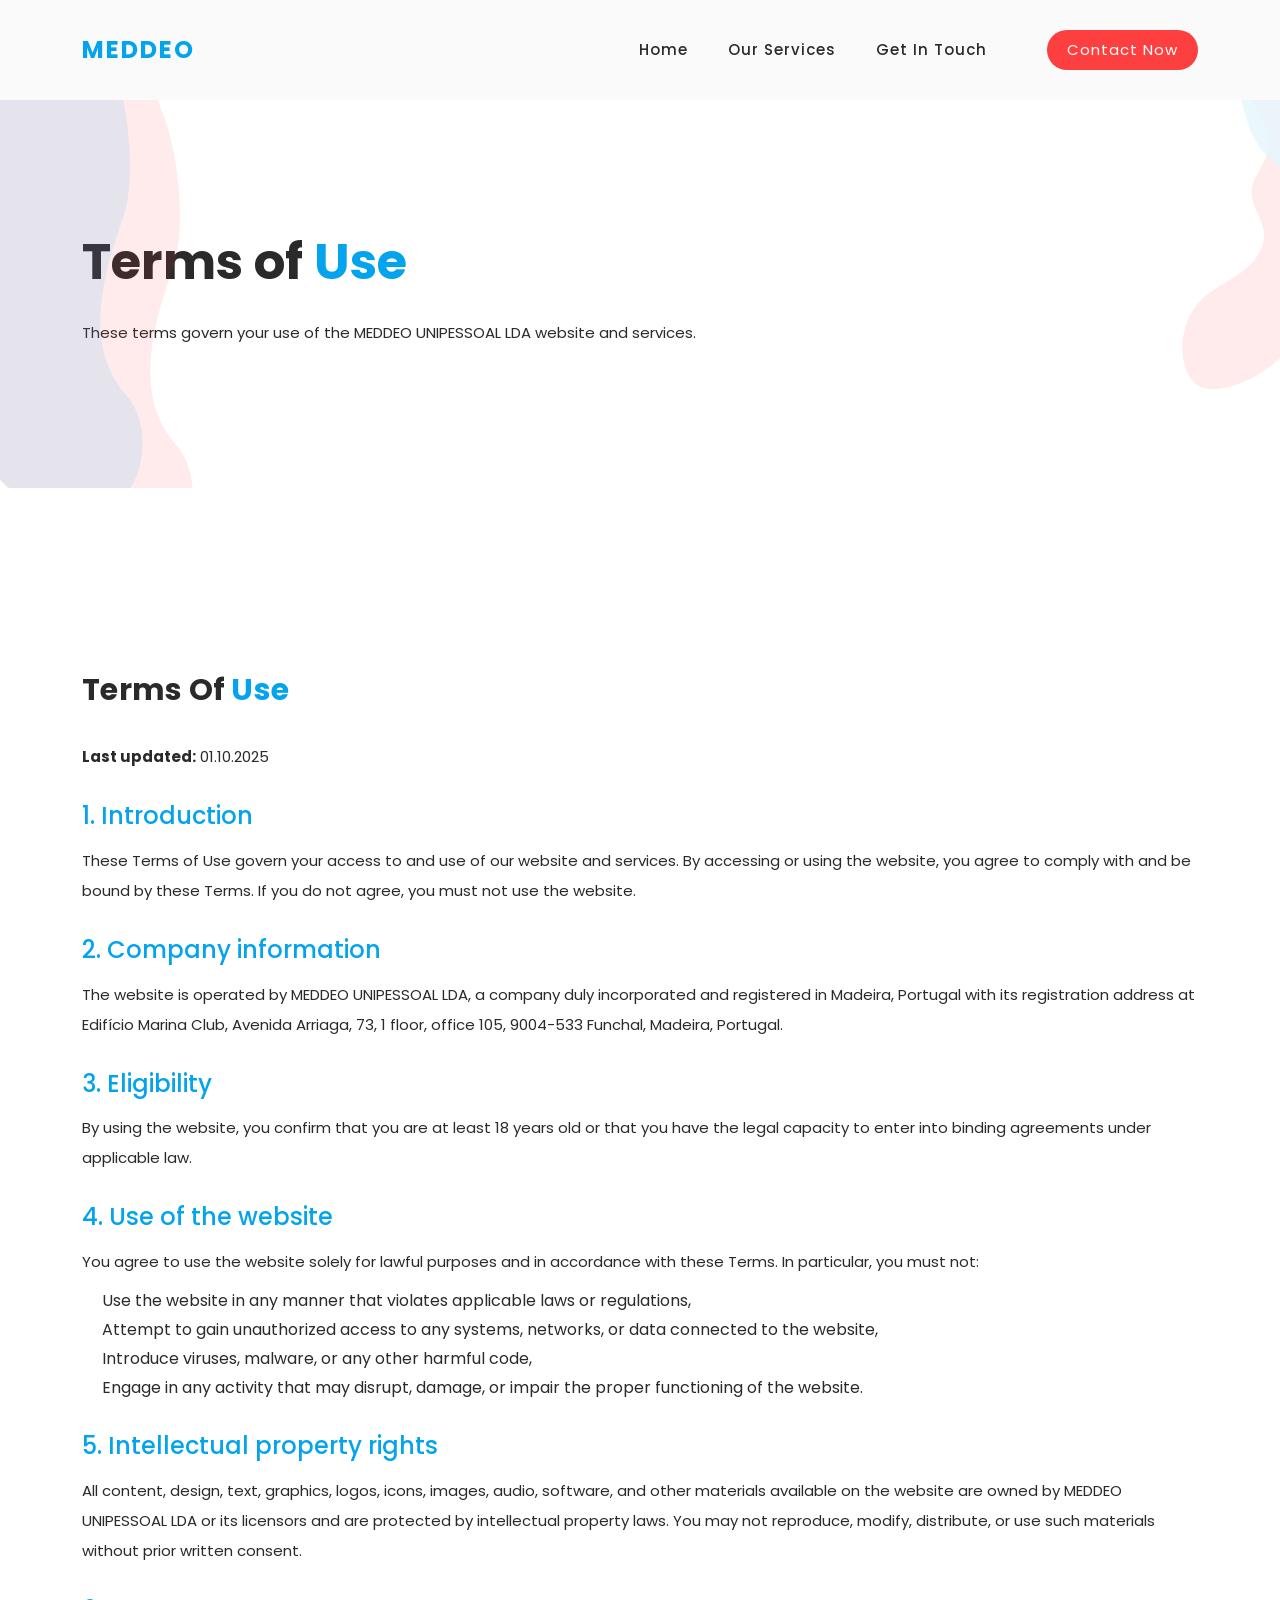
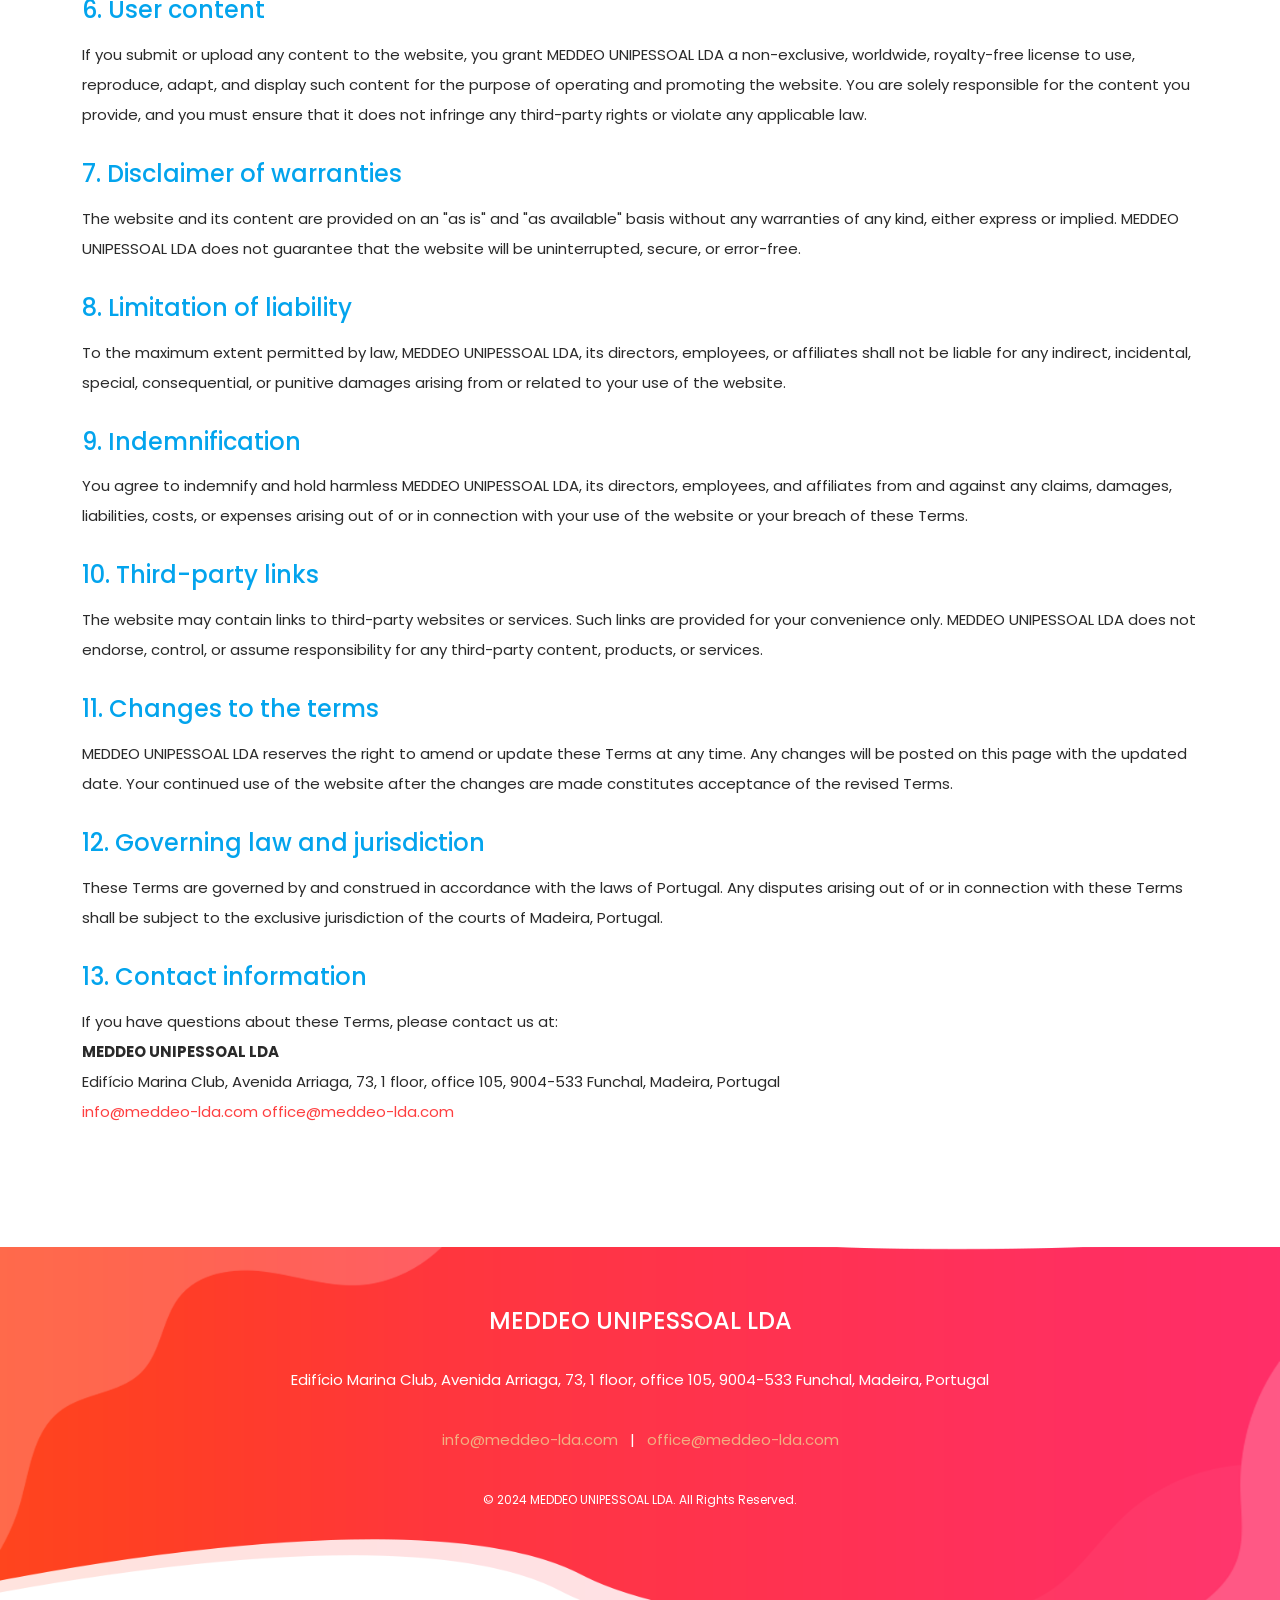
<file: terms-of-use.html>
<!DOCTYPE html>
<html lang="en">

  <head>

    <meta charset="UTF-8">
    <meta name="viewport" content="width=device-width, initial-scale=1, shrink-to-fit=no">
    <meta name="description" content="MEDDEO UNIPESSOAL LDA - Terms of Use">
    <meta name="author" content="MEDDEO UNIPESSOAL LDA">
    <link rel="preconnect" href="https://fonts.gstatic.com">
    <link href="https://fonts.googleapis.com/css2?family=Poppins:wght@100;200;300;400;500;600;700;800;900&display=swap" rel="stylesheet">

    <title>Terms of Use - MEDDEO UNIPESSOAL LDA</title>

    <!-- Bootstrap core CSS -->
    <link href="vendor/bootstrap/css/bootstrap.min.css" rel="stylesheet">

    <!-- Additional CSS Files -->
    <link rel="stylesheet" href="assets/css/fontawesome.css">
    <link rel="stylesheet" href="assets/css/templatemo-space-dynamic.css">
    <link rel="stylesheet" href="assets/css/animated.css">
    <link rel="stylesheet" href="assets/css/owl.css">

  </head>

<body>

  <!-- ***** Preloader Start ***** -->
  <div id="js-preloader" class="js-preloader">
    <div class="preloader-inner">
      <span class="dot"></span>
      <div class="dots">
        <span></span>
        <span></span>
        <span></span>
      </div>
    </div>
  </div>
  <!-- ***** Preloader End ***** -->

  <!-- ***** Header Area Start ***** -->
  <header class="header-area header-sticky wow slideInDown" data-wow-duration="0.75s" data-wow-delay="0s">
    <div class="container">
      <div class="row">
        <div class="col-12">
          <nav class="main-nav">
            <!-- ***** Logo Start ***** -->
            <a href="index.html" class="logo">
              <h4>MEDDEO</h4>
            </a>
            <!-- ***** Logo End ***** -->
            <!-- ***** Menu Start ***** -->
            <ul class="nav">
              <li class="scroll-to-section"><a href="index.html#top">Home</a></li>
              <li class="scroll-to-section"><a href="index.html#services">Our Services</a></li>
              <li class="scroll-to-section"><a href="index.html#contact">Get in Touch</a></li>
              <li><div class="main-red-button"><a href="index.html#contact">Contact Now</a></div></li> 
            </ul>        
            <a class='menu-trigger'>
                <span>Menu</span>
            </a>
            <!-- ***** Menu End ***** -->
          </nav>
        </div>
      </div>
    </div>
  </header>
  <!-- ***** Header Area End ***** -->

  <div class="main-banner wow fadeIn" id="top" data-wow-duration="1s" data-wow-delay="0.5s" style="padding: 120px 0px 60px 0px; background-color: #f5f5f5;">
    <div class="container">
      <div class="row">
        <div class="col-lg-12">
          <div class="row">
            <div class="col-lg-12 align-self-center">
              <div class="left-content header-text wow fadeInLeft" data-wow-duration="1s" data-wow-delay="1s">
                <h2>Terms of <em>Use</em></h2>
                <p>These terms govern your use of the MEDDEO UNIPESSOAL LDA website and services.</p>
              </div>
            </div>
          </div>
        </div>
      </div>
    </div>
  </div>

  <div id="about" class="about-us section" style="padding-top: 60px; background-color: #ffffff; background-image: none;">
    <div class="container">
      <div class="row">
        <div class="col-lg-12">
          <div class="section-heading">
            <h2 style="color: #2a2a2a;">Terms of <em>Use</em></h2>
            <div style="margin-top: 30px; color: #2a2a2a; line-height: 1.8;">
              <p><strong>Last updated:</strong> 01.10.2025</p>

              <h4 style="margin-top: 30px; margin-bottom: 15px; color: #03a4ed;">1. Introduction</h4>
              <p>These Terms of Use govern your access to and use of our website and services. By accessing or using the website, you agree to comply with and be bound by these Terms. If you do not agree, you must not use the website.</p>

              <h4 style="margin-top: 30px; margin-bottom: 15px; color: #03a4ed;">2. Company information</h4>
              <p>The website is operated by MEDDEO UNIPESSOAL LDA, a company duly incorporated and registered in Madeira, Portugal with its registration address at Edifício Marina Club, Avenida Arriaga, 73, 1 floor, office 105, 9004-533 Funchal, Madeira, Portugal.</p>

              <h4 style="margin-top: 30px; margin-bottom: 15px; color: #03a4ed;">3. Eligibility</h4>
              <p>By using the website, you confirm that you are at least 18 years old or that you have the legal capacity to enter into binding agreements under applicable law.</p>

              <h4 style="margin-top: 30px; margin-bottom: 15px; color: #03a4ed;">4. Use of the website</h4>
              <p>You agree to use the website solely for lawful purposes and in accordance with these Terms. In particular, you must not:</p>
              <ul style="margin-left: 20px; margin-top: 10px;">
                <li>Use the website in any manner that violates applicable laws or regulations,</li>
                <li>Attempt to gain unauthorized access to any systems, networks, or data connected to the website,</li>
                <li>Introduce viruses, malware, or any other harmful code,</li>
                <li>Engage in any activity that may disrupt, damage, or impair the proper functioning of the website.</li>
              </ul>

              <h4 style="margin-top: 30px; margin-bottom: 15px; color: #03a4ed;">5. Intellectual property rights</h4>
              <p>All content, design, text, graphics, logos, icons, images, audio, software, and other materials available on the website are owned by MEDDEO UNIPESSOAL LDA or its licensors and are protected by intellectual property laws. You may not reproduce, modify, distribute, or use such materials without prior written consent.</p>

              <h4 style="margin-top: 30px; margin-bottom: 15px; color: #03a4ed;">6. User content</h4>
              <p>If you submit or upload any content to the website, you grant MEDDEO UNIPESSOAL LDA a non-exclusive, worldwide, royalty-free license to use, reproduce, adapt, and display such content for the purpose of operating and promoting the website. You are solely responsible for the content you provide, and you must ensure that it does not infringe any third-party rights or violate any applicable law.</p>
            </div>

              <h4 style="margin-top: 30px; margin-bottom: 15px; color: #03a4ed;">7. Disclaimer of warranties</h4>
              <p>The website and its content are provided on an "as is" and "as available" basis without any warranties of any kind, either express or implied. MEDDEO UNIPESSOAL LDA does not guarantee that the website will be uninterrupted, secure, or error-free.</p>

              <h4 style="margin-top: 30px; margin-bottom: 15px; color: #03a4ed;">8. Limitation of liability</h4>
              <p>To the maximum extent permitted by law, MEDDEO UNIPESSOAL LDA, its directors, employees, or affiliates shall not be liable for any indirect, incidental, special, consequential, or punitive damages arising from or related to your use of the website.</p>

              <h4 style="margin-top: 30px; margin-bottom: 15px; color: #03a4ed;">9. Indemnification</h4>
              <p>You agree to indemnify and hold harmless MEDDEO UNIPESSOAL LDA, its directors, employees, and affiliates from and against any claims, damages, liabilities, costs, or expenses arising out of or in connection with your use of the website or your breach of these Terms.</p>

              <h4 style="margin-top: 30px; margin-bottom: 15px; color: #03a4ed;">10. Third-party links</h4>
              <p>The website may contain links to third-party websites or services. Such links are provided for your convenience only. MEDDEO UNIPESSOAL LDA does not endorse, control, or assume responsibility for any third-party content, products, or services.</p>

              <h4 style="margin-top: 30px; margin-bottom: 15px; color: #03a4ed;">11. Changes to the terms</h4>
              <p>MEDDEO UNIPESSOAL LDA reserves the right to amend or update these Terms at any time. Any changes will be posted on this page with the updated date. Your continued use of the website after the changes are made constitutes acceptance of the revised Terms.</p>

              <h4 style="margin-top: 30px; margin-bottom: 15px; color: #03a4ed;">12. Governing law and jurisdiction</h4>
              <p>These Terms are governed by and construed in accordance with the laws of Portugal. Any disputes arising out of or in connection with these Terms shall be subject to the exclusive jurisdiction of the courts of Madeira, Portugal.</p>

              <h4 style="margin-top: 30px; margin-bottom: 15px; color: #03a4ed;">13. Contact information</h4>
              <p>If you have questions about these Terms, please contact us at:</p>
              <p><strong>MEDDEO UNIPESSOAL LDA</strong><br>
              Edifício Marina Club, Avenida Arriaga, 73, 1 floor, office 105, 9004-533 Funchal, Madeira, Portugal<br>
              <a href="mailto:info@meddeo-lda.com" style="color: #fe3f40;">info@meddeo-lda.com</a> <a href="mailto:office@meddeo-lda.com" style="color: #fe3f40;">office@meddeo-lda.com</a></p>
            </div>
          </div>
        </div>
      </div>
    </div>
  </div>

  <footer id="newsletter" style="background-image: url(assets/images/about-bg.png); background-repeat: no-repeat; background-position: center center; background-size: cover; padding: 60px 0px;">
    <div class="container">
      <div class="row">
        <div class="col-lg-12 wow fadeIn" data-wow-duration="1s" data-wow-delay="0.25s">
          <div style="text-align: center; color: #fff;">
          <h4 style="margin-bottom: 20px; ">MEDDEO UNIPESSOAL LDA</h4>
            <p style="margin-bottom: 10px; color: #fff;">Edifício Marina Club, Avenida Arriaga, 73, 1 floor, office 105, 9004-533 Funchal, Madeira, Portugal</p>
            <p style="margin-bottom: 20px; color: #fff;"><a href="mailto:info@meddeo-lda.com" style="color: #f2ae81;">info@meddeo-lda.com</a> &nbsp; | &nbsp; <a href="mailto:office@meddeo-lda.com" style="color: #f2ae81;">office@meddeo-lda.com</a></p>
            <p style="font-size: 12px; margin-top: 30px;color: #fff;">© 2024 MEDDEO UNIPESSOAL LDA. All Rights Reserved.</p>
             </div>
        </div>
      </div>
    </div>
  </footer>

  <!-- Scripts -->
  <script src="vendor/jquery/jquery.min.js"></script>
  <script src="vendor/bootstrap/js/bootstrap.bundle.min.js"></script>
  <script src="assets/js/owl-carousel.js"></script>
  <script src="assets/js/animation.js"></script>
  <script src="assets/js/imagesloaded.js"></script>
  <script src="assets/js/templatemo-custom.js"></script>

</body>
</html>
</file>
<file: assets/css/templatemo-space-dynamic.css>
/* 

TemplateMo 562 Space Dynamic

https://templatemo.com/tm-562-space-dynamic

*/

/* ---------------------------------------------
Table of contents
------------------------------------------------
01. font & reset css
02. reset
03. global styles
04. header
05. banner
06. features
07. testimonials
08. contact
09. footer
10. preloader
11. search
12. portfolio

--------------------------------------------- */
/* 
---------------------------------------------
font & reset css
--------------------------------------------- 
*/
@import url('https://fonts.googleapis.com/css2?family=Poppins:wght@100;200;300;400;500;600;700;800;900&display=swap');
/* 
---------------------------------------------
reset
--------------------------------------------- 
*/
html, body, div, span, applet, object, iframe, h1, h2, h3, h4, h5, h6, p, blockquote, div
pre, a, abbr, acronym, address, big, cite, code, del, dfn, em, font, img, ins, kbd, q,
s, samp, small, strike, strong, sub, sup, tt, var, b, u, i, center, dl, dt, dd, ol, ul, li,
figure, header, nav, section, article, aside, footer, figcaption {
  margin: 0;
  padding: 0;
  border: 0;
  outline: 0;
}

/* clear fix */
.grid:after {
  content: '';
  display: block;
  clear: both;
}

/* ---- .grid-item ---- */

.grid-sizer,
.grid-item {
  width: 50%;
}

.grid-item {
  float: left;
}

.grid-item img {
  display: block;
  max-width: 100%;
}

.clearfix:after {
  content: ".";
  display: block;
  clear: both;
  visibility: hidden;
  line-height: 0;
  height: 0;
}

.clearfix {
  display: inline-block;
}

html[xmlns] .clearfix {
  display: block;
}

* html .clearfix {
  height: 1%;
}

ul, li {
  padding: 0;
  margin: 0;
  list-style: none;
}

header, nav, section, article, aside, footer, hgroup {
  display: block;
}

* {
  box-sizing: border-box;
}

html, body {
  font-family: 'Poppins', sans-serif;
  font-weight: 400;
  background-color: #fff;
  -ms-text-size-adjust: 100%;
  -webkit-font-smoothing: antialiased;
  -moz-osx-font-smoothing: grayscale;
}

a {
  text-decoration: none !important;
}

h1, h2, h3, h4, h5, h6 {
  margin-top: 0px;
  margin-bottom: 0px;
}

ul {
  margin-bottom: 0px;
}

p {
  font-size: 15px;
  line-height: 30px;
  color: #2a2a2a;
}

img {
  width: 100%;
  overflow: hidden;
}

/* 
---------------------------------------------
global styles
--------------------------------------------- 
*/
html,
body {
  background: #fff;
  font-family: 'Poppins', sans-serif;
}

::selection {
  background: #03a4ed;
  color: #fff;
}

::-moz-selection {
  background: #03a4ed;
  color: #fff;
}

@media (max-width: 991px) {
  html, body {
    overflow-x: hidden;
  }
  .mobile-top-fix {
    margin-top: 30px;
    margin-bottom: 0px;
  }
  .mobile-bottom-fix {
    margin-bottom: 30px;
  }
  .mobile-bottom-fix-big {
    margin-bottom: 60px;
  }
}

.page-section {
  margin-top: 120px;
}

.section-heading h2 {
  font-size: 30px;
  text-transform: capitalize;
  color: #2a2a2a;
  font-weight: 700;
  letter-spacing: 0.25px;
  position: relative;
  z-index: 2;
  line-height: 44px;
}

.section-heading h2 em {
  font-style: normal;
  color: #03a4ed;
}

.section-heading h2 span {
  color: #fe3f40;
}

.main-blue-button a {
  display: inline-block;
  background-color: #03a4ed;
  font-size: 15px;
  font-weight: 400;
  color: #fff;
  text-transform: capitalize;
  padding: 12px 25px;
  border-radius: 23px;
  letter-spacing: 0.25px;
}

.main-red-button a {
  display: inline-block;
  background-color: #fe3f40;
  font-size: 15px;
  font-weight: 400;
  color: #fff;
  text-transform: capitalize;
  padding: 12px 25px;
  border-radius: 23px;
  letter-spacing: 0.25px;
}

.main-white-button a {
  display: inline-block;
  background-color: #fff;
  font-size: 15px;
  font-weight: 400;
  color: #fe3f40;
  text-transform: capitalize;
  padding: 12px 25px;
  border-radius: 23px;
  letter-spacing: 0.25px;
}

/* 
---------------------------------------------
header
--------------------------------------------- 
*/

.background-header {
  background-color: #fff!important;
  height: 80px!important;
  position: fixed!important;
  top: 0px;
  left: 0px;
  right: 0px;
  box-shadow: 0px 0px 10px rgba(0,0,0,0.15)!important;
}

.background-header .logo,
.background-header .main-nav .nav li a {
  color: #1e1e1e!important;
}

.background-header .main-nav .nav li:hover a {
  color: #fe3f40!important;
}

.background-header .nav li a.active {
  color: #fe3f40!important;
}

.header-area {
  background-color: #fafafa;
  position: absolute;
  top: 0px;
  left: 0px;
  right: 0px;
  z-index: 100;
  height: 100px;
  -webkit-transition: all .5s ease 0s;
  -moz-transition: all .5s ease 0s;
  -o-transition: all .5s ease 0s;
  transition: all .5s ease 0s;
}

.header-area .main-nav {
  min-height: 80px;
  background: transparent;
}

.header-area .main-nav .logo {
  line-height: 100px;
  color: #fff;
  font-size: 24px;
  font-weight: 700;
  text-transform: uppercase;
  letter-spacing: 2px;
  float: left;
  -webkit-transition: all 0.3s ease 0s;
  -moz-transition: all 0.3s ease 0s;
  -o-transition: all 0.3s ease 0s;
  transition: all 0.3s ease 0s;
}

.header-area .main-nav .logo h4 {
    font-size: 24px;
    font-weight: 700;
    text-transform: uppercase;
    color: #03a4ed;
    line-height: 100px;
    float: left;
    -webkit-transition: all 0.3s ease 0s;
    -moz-transition: all 0.3s ease 0s;
    -o-transition: all 0.3s ease 0s;
    transition: all 0.3s ease 0s;
}

.logo h4 span {
  color: #fe3f40;
}

.background-header .main-nav .logo h4 {
  line-height: 80px;
}

.background-header .main-nav .nav {
  margin-top: 20px !important;
}

.header-area .main-nav .nav {
  float: right;
  margin-top: 30px;
  margin-right: 0px;
  background-color: transparent;
  -webkit-transition: all 0.3s ease 0s;
  -moz-transition: all 0.3s ease 0s;
  -o-transition: all 0.3s ease 0s;
  transition: all 0.3s ease 0s;
  position: relative;
  z-index: 999;
}

.header-area .main-nav .nav li {
  padding-left: 20px;
  padding-right: 20px;
}

.header-area .main-nav .nav li:last-child {
  padding-right: 0px;
  padding-left: 40px;
}

.header-area .main-nav .nav li:last-child a ,
.background-header .main-nav .nav li:last-child a {
  color: #fff !important;
  padding: 0px 20px;
  font-weight: 400;
}

.header-area .main-nav .nav li:last-child a:hover,
.header-area .main-nav .nav li:last-child a.active {
  color: #fff !important;
}

.header-area .main-nav .nav li a {
  display: block;
  font-weight: 500;
  font-size: 15px;
  color: #2a2a2a;
  text-transform: capitalize;
  -webkit-transition: all 0.3s ease 0s;
  -moz-transition: all 0.3s ease 0s;
  -o-transition: all 0.3s ease 0s;
  transition: all 0.3s ease 0s;
  height: 40px;
  line-height: 40px;
  border: transparent;
  letter-spacing: 1px;
}

.header-area .main-nav .nav li a {
  color: #2a2a2a;
}

.header-area .main-nav .nav li:hover a,
.header-area .main-nav .nav li a.active {
  color: #fe3f40!important;
}

.background-header .main-nav .nav li:hover a,
.background-header .main-nav .nav li a.active {
  color: #fe3f40!important;
  opacity: 1;
}

.header-area .main-nav .nav li:last-child a:hover ,
.background-header .main-nav .nav li:last-child a:hover {
  background-color: #03a4ed;
}

.header-area .main-nav .nav li.submenu {
  position: relative;
  padding-right: 30px;
}

.header-area .main-nav .nav li.submenu:after {
  font-family: FontAwesome;
  content: "\f107";
  font-size: 12px;
  color: #2a2a2a;
  position: absolute;
  right: 18px;
  top: 12px;
}

.background-header .main-nav .nav li.submenu:after {
  color: #2a2a2a;
}

.header-area .main-nav .nav li.submenu ul {
  position: absolute;
  width: 200px;
  box-shadow: 0 2px 28px 0 rgba(0, 0, 0, 0.06);
  overflow: hidden;
  top: 50px;
  opacity: 0;
  transform: translateY(+2em);
  visibility: hidden;
  z-index: -1;
  transition: all 0.3s ease-in-out 0s, visibility 0s linear 0.3s, z-index 0s linear 0.01s;
}

.header-area .main-nav .nav li.submenu ul li {
  margin-left: 0px;
  padding-left: 0px;
  padding-right: 0px;
}

.header-area .main-nav .nav li.submenu ul li a {
  opacity: 1;
  display: block;
  background: #f7f7f7;
  color: #2a2a2a!important;
  padding-left: 20px;
  height: 40px;
  line-height: 40px;
  -webkit-transition: all 0.3s ease 0s;
  -moz-transition: all 0.3s ease 0s;
  -o-transition: all 0.3s ease 0s;
  transition: all 0.3s ease 0s;
  position: relative;
  font-size: 13px;
  font-weight: 400;
  border-bottom: 1px solid #eee;
}

.header-area .main-nav .nav li.submenu ul li a:hover {
  background: #fff;
  color: #fe3f40!important;
  padding-left: 25px;
}

.header-area .main-nav .nav li.submenu ul li a:hover:before {
  width: 3px;
}

.header-area .main-nav .nav li.submenu:hover ul {
  visibility: visible;
  opacity: 1;
  z-index: 1;
  transform: translateY(0%);
  transition-delay: 0s, 0s, 0.3s;
}

.header-area .main-nav .menu-trigger {
  cursor: pointer;
  display: block;
  position: absolute;
  top: 33px;
  width: 32px;
  height: 40px;
  text-indent: -9999em;
  z-index: 99;
  right: 40px;
  display: none;
}

.background-header .main-nav .menu-trigger {
  top: 23px;
}

.header-area .main-nav .menu-trigger span,
.header-area .main-nav .menu-trigger span:before,
.header-area .main-nav .menu-trigger span:after {
  -moz-transition: all 0.4s;
  -o-transition: all 0.4s;
  -webkit-transition: all 0.4s;
  transition: all 0.4s;
  background-color: #1e1e1e;
  display: block;
  position: absolute;
  width: 30px;
  height: 2px;
  left: 0;
}

.background-header .main-nav .menu-trigger span,
.background-header .main-nav .menu-trigger span:before,
.background-header .main-nav .menu-trigger span:after {
  background-color: #1e1e1e;
}

.header-area .main-nav .menu-trigger span:before,
.header-area .main-nav .menu-trigger span:after {
  -moz-transition: all 0.4s;
  -o-transition: all 0.4s;
  -webkit-transition: all 0.4s;
  transition: all 0.4s;
  background-color: #1e1e1e;
  display: block;
  position: absolute;
  width: 30px;
  height: 2px;
  left: 0;
  width: 75%;
}

.background-header .main-nav .menu-trigger span:before,
.background-header .main-nav .menu-trigger span:after {
  background-color: #1e1e1e;
}

.header-area .main-nav .menu-trigger span:before,
.header-area .main-nav .menu-trigger span:after {
  content: "";
}

.header-area .main-nav .menu-trigger span {
  top: 16px;
}

.header-area .main-nav .menu-trigger span:before {
  -moz-transform-origin: 33% 100%;
  -ms-transform-origin: 33% 100%;
  -webkit-transform-origin: 33% 100%;
  transform-origin: 33% 100%;
  top: -10px;
  z-index: 10;
}

.header-area .main-nav .menu-trigger span:after {
  -moz-transform-origin: 33% 0;
  -ms-transform-origin: 33% 0;
  -webkit-transform-origin: 33% 0;
  transform-origin: 33% 0;
  top: 10px;
}

.header-area .main-nav .menu-trigger.active span,
.header-area .main-nav .menu-trigger.active span:before,
.header-area .main-nav .menu-trigger.active span:after {
  background-color: transparent;
  width: 100%;
}

.header-area .main-nav .menu-trigger.active span:before {
  -moz-transform: translateY(6px) translateX(1px) rotate(45deg);
  -ms-transform: translateY(6px) translateX(1px) rotate(45deg);
  -webkit-transform: translateY(6px) translateX(1px) rotate(45deg);
  transform: translateY(6px) translateX(1px) rotate(45deg);
  background-color: #1e1e1e;
}

.background-header .main-nav .menu-trigger.active span:before {
  background-color: #1e1e1e;
}

.header-area .main-nav .menu-trigger.active span:after {
  -moz-transform: translateY(-6px) translateX(1px) rotate(-45deg);
  -ms-transform: translateY(-6px) translateX(1px) rotate(-45deg);
  -webkit-transform: translateY(-6px) translateX(1px) rotate(-45deg);
  transform: translateY(-6px) translateX(1px) rotate(-45deg);
  background-color: #1e1e1e;
}

.background-header .main-nav .menu-trigger.active span:after {
  background-color: #1e1e1e;
}

.header-area.header-sticky {
  min-height: 80px;
}

.header-area .nav {
  margin-top: 30px;
}

.header-area.header-sticky .nav li a.active {
  color: #fe3f40;
}

@media (max-width: 1200px) {
  .header-area .main-nav .nav li {
    padding-left: 12px;
    padding-right: 12px;
  }
  .header-area .main-nav:before {
    display: none;
  }
}

@media (max-width: 992px) {
  .header-area .main-nav .nav li:last-child  ,
  .background-header .main-nav .nav li:last-child {
    display: none;
  }
  .header-area .main-nav .nav li:nth-child(6),
  .background-header .main-nav .nav li:nth-child(6) {
    padding-right: 0px;
  }
}

@media (max-width: 767px) {
  .background-header .main-nav .nav {
    margin-top: 80px !important;
  }
  .header-area .main-nav .logo {
    color: #1e1e1e;
  }
  .header-area.header-sticky .nav li a:hover,
  .header-area.header-sticky .nav li a.active {
    color: #fe3f40!important;
    opacity: 1;
  }
  .header-area.header-sticky .nav li.search-icon a {
    width: 100%;
  }
  .header-area {
    background-color: #f7f7f7;
    padding: 0px 15px;
    height: 100px;
    box-shadow: none;
    text-align: center;
  }
  .header-area .container {
    padding: 0px;
  }
  .header-area .logo {
    margin-left: 30px;
  }
  .header-area .menu-trigger {
    display: block !important;
  }
  .header-area .main-nav {
    overflow: hidden;
  }
  .header-area .main-nav .nav {
    float: none;
    width: 100%;
    display: none;
    -webkit-transition: all 0s ease 0s;
    -moz-transition: all 0s ease 0s;
    -o-transition: all 0s ease 0s;
    transition: all 0s ease 0s;
    margin-left: 0px;
  }
  .background-header .nav {
    margin-top: 80px;
  }
  .header-area .main-nav .nav li:first-child {
    border-top: 1px solid #eee;
  }
  .header-area.header-sticky .nav {
    margin-top: 100px;
  }
  .header-area .main-nav .nav li {
    width: 100%;
    background: #fff;
    border-bottom: 1px solid #e7e7e7;
    padding-left: 0px !important;
    padding-right: 0px !important;
  }
  .header-area .main-nav .nav li a {
    height: 50px !important;
    line-height: 50px !important;
    padding: 0px !important;
    border: none !important;
    background: #f7f7f7 !important;
    color: #191a20 !important;
  }
  .header-area .main-nav .nav li a:hover {
    background: #eee !important;
    color: #fe3f40!important;
  }
  .header-area .main-nav .nav li.submenu ul {
    position: relative;
    visibility: inherit;
    opacity: 1;
    z-index: 1;
    transform: translateY(0%);
    transition-delay: 0s, 0s, 0.3s;
    top: 0px;
    width: 100%;
    box-shadow: none;
    height: 0px;
  }
  .header-area .main-nav .nav li.submenu ul li a {
    font-size: 12px;
    font-weight: 400;
  }
  .header-area .main-nav .nav li.submenu ul li a:hover:before {
    width: 0px;
  }
  .header-area .main-nav .nav li.submenu ul.active {
    height: auto !important;
  }
  .header-area .main-nav .nav li.submenu:after {
    color: #3B566E;
    right: 25px;
    font-size: 14px;
    top: 15px;
  }
  .header-area .main-nav .nav li.submenu:hover ul, .header-area .main-nav .nav li.submenu:focus ul {
    height: 0px;
  }
}

@media (min-width: 767px) {
  .header-area .main-nav .nav {
    display: flex !important;
  }
}

/* 
---------------------------------------------
preloader
--------------------------------------------- 
*/

.js-preloader {
    position: fixed;
    top: 0;
    left: 0;
    right: 0;
    bottom: 0;
    background-color: #fff;
    display: -webkit-box;
    display: flex;
    -webkit-box-align: center;
    align-items: center;
    -webkit-box-pack: center;
    justify-content: center;
    opacity: 1;
    visibility: visible;
    z-index: 9999;
    -webkit-transition: opacity 0.25s ease;
    transition: opacity 0.25s ease;
}

.js-preloader.loaded {
    opacity: 0;
    visibility: hidden;
    pointer-events: none;
}

@-webkit-keyframes dot {
    50% {
        -webkit-transform: translateX(96px);
        transform: translateX(96px);
    }
}

@keyframes dot {
    50% {
        -webkit-transform: translateX(96px);
        transform: translateX(96px);
    }
}

@-webkit-keyframes dots {
    50% {
        -webkit-transform: translateX(-31px);
        transform: translateX(-31px);
    }
}

@keyframes dots {
    50% {
        -webkit-transform: translateX(-31px);
        transform: translateX(-31px);
    }
}

.preloader-inner {
    position: relative;
    width: 142px;
    height: 40px;
    background: #fff;
}

.preloader-inner .dot {
    position: absolute;
    width: 16px;
    height: 16px;
    top: 12px;
    left: 15px;
    background: #fe3f40;
    border-radius: 50%;
    -webkit-transform: translateX(0);
    transform: translateX(0);
    -webkit-animation: dot 2.8s infinite;
    animation: dot 2.8s infinite;
}

.preloader-inner .dots {
    -webkit-transform: translateX(0);
    transform: translateX(0);
    margin-top: 12px;
    margin-left: 31px;
    -webkit-animation: dots 2.8s infinite;
    animation: dots 2.8s infinite;
}

.preloader-inner .dots span {
    display: block;
    float: left;
    width: 16px;
    height: 16px;
    margin-left: 16px;
    background: #fe3f40;
    border-radius: 50%;
}



/* 
---------------------------------------------
Banner Style
--------------------------------------------- 
*/

.main-banner {
  background-repeat: no-repeat;
  background-position: center center;
  background-size: cover;
  padding: 226px 0px 120px 0px;
  position: relative;
  overflow: hidden;
}

.main-banner:after {
  content: '';
  background-image: url(../images/baner-dec-left.png);
  background-repeat: no-repeat;
  position: absolute;
  left: 0;
  top: 100px;
  width: 193px;
  height: 467px;
}

.main-banner:before {
  content: '';
  background-image: url(../images/baner-dec-right.png);
  background-repeat: no-repeat;
  position: absolute;
  right: 0;
  top: 100px;
  width: 98px;
  height: 290px;
}

.main-banner .left-content {
  margin-right: 45px;
}

.main-banner .left-content h6 {
  text-transform: uppercase;
  font-size: 18px;
  color: #fe3f40;
  margin-bottom: 15px;
}

.main-banner .left-content h2 {
  font-size: 50px;
  font-weight: 700;
  color: #2a2a2a;
  line-height: 72px;
}

.main-banner .left-content h2 em {
  color: #03a4ed;
  font-style: normal;
}

.main-banner .left-content h2 span {
  color: #fe3f40;
}

.main-banner .left-content p {
  margin: 20px 0px;
}

.main-banner .left-content form {
  margin-top: 30px;
  width: 470px;
  height: 66px;
  position: relative;
}

.main-banner .left-content form button {
  position: absolute;
  right: 10px;
  top: 10px;
  display: inline-block;
  background-color: #fff;
  font-size: 15px;
  font-weight: 500;
  color: #fe3f40;
  text-transform: capitalize;
  padding: 12px 25px;
  border-radius: 23px;
  letter-spacing: 0.25px;
  outline: none;
  border: none;
}

.main-banner .left-content form input {
  width: 470px;
  height: 66px;
  background-color: #03a4ed;
  border-radius: 33px;
  border: none;
  outline: none;
  padding: 0px 25px;
  color: #fff;
  letter-spacing: 0.25px;
  font-size: 15px;
  font-weight: 300;
}

.main-banner .left-content form input::placeholder {
  color: #fff;
}



/* 
---------------------------------------------
About Us Style
--------------------------------------------- 
*/

#about {
  margin-top: 120px;
}

.about-us {
  background-image: url(../images/about-bg.png);
  background-repeat: no-repeat;
  background-position: center center;
  background-size: cover;
  padding: 140px 0px 120px 0px;
}

.about-us .left-image {
  margin-right: 45px;
}

.about-us .services {
  margin-left: 90px;
  margin-top: -20px;
}

.about-us .services .item {
  margin-bottom: 30px;
}

.about-us .services .item .icon {
  float: left;
  margin-right: 25px;
}

.about-us .services .item .icon img {
  max-width: 70px;
}

.about-us .services .item h4 {
  color: #fff;
  font-size: 20px;
  font-weight: 700;
  margin-bottom: 12px;
}

.about-us .services .item p {
  color: #fff;
}


/* 
---------------------------------------------
Services Style
--------------------------------------------- 
*/

.our-services {
  margin-top: 0px;
  padding-top: 120px;
}

.our-services .left-image {
  margin-right: 45px;
}

.our-services .section-heading h2 {
  margin-right: 100px;
}

.our-services .section-heading p {
  margin-top: 30px;
  margin-bottom: 60px;
}

.our-services .progress-skill-bar {
  margin-bottom: 30px;
  position: relative;
  width: 100%;
}

.our-services .progress-skill-bar span {
  position: absolute;
  top: 0;
  font-size: 18px;
  font-weight: 600;
  color: #03a4ed;
}

.our-services .first-bar span {
  left: 69%;
}

.our-services .second-bar span {
  left: 81%;
}

.our-services .third-bar span {
  left: 88%;
}

.our-services .progress-skill-bar h4 {
  font-size: 18px;
  font-weight: 700;
  color: #2a2a2a;
  margin-bottom: 14px;
}

.our-services .progress-skill-bar .full-bar {
  width: 100%;
  height: 6px;
  border-radius: 3px;
  background-color: #f7eff1;
  position: relative;
  z-index: 1;
}

.our-services .progress-skill-bar .filled-bar {
  background: rgb(255,77,30);
  background: linear-gradient(105deg, rgba(255,77,30,1) 0%, rgba(255,44,109,1) 100%);
  height: 6px;
  border-radius: 3px;
  margin-bottom: -6px;
  position: relative;
  z-index: 2;
}

.our-services .first-bar .filled-bar {
  width: 71%;
}

.our-services .second-bar .filled-bar {
  width: 83%;
}

.our-services .third-bar .filled-bar {
  width: 90%;
}


/* 
---------------------------------------------
Portfolio
--------------------------------------------- 
*/

.our-portfolio {
  padding-top: 120px;
  margin-top: 0px;
}

.our-portfolio .section-heading h2 {
  text-align: center;
  margin: 0px 90px 0px 90px;
  margin-bottom: 120px;
  position: relative;
  z-index: 1;
}

.our-portfolio .item {
  position: relative;
}

.our-portfolio .item:hover .hidden-content {
  top: -100px;
  opacity: 1;
  visibility: visible;
}

.our-portfolio .item:hover .showed-content {
  top: 90px;
}

.our-portfolio .hidden-content {
  background: rgb(255,77,30);
  background: linear-gradient(105deg, rgba(255,77,30,1) 0%, rgba(255,44,109,1) 100%);
  padding: 30px;
  border-radius: 20px;
  text-align: center;
  opacity: 0;
  top: 0;
  visibility: hidden;
  position: absolute;
  z-index: 2;
  transition: all 0.5s;
}

.our-portfolio .hidden-content:after {
  width: 20px;
  height: 20px;
  position: absolute;
  background: rgb(255,77,30);
  content: '';
  left: 50%;
  bottom: -8px;
  margin-left: -5px;
  transform: rotate(45deg);
  background: linear-gradient(105deg, rgba(255,52,69,1) 0%, rgba(255,51,78,1) 100%);
  z-index: -1;
}

.our-portfolio .hidden-content h4 {
  font-size: 20px;
  font-weight: 700;
  color: #fff;
  margin-bottom: 20px;
}

.our-portfolio .hidden-content p {
  color: #fff;
}

.our-portfolio .showed-content {
  top: 0px;
  position: relative;
  z-index: 3;
  background-color: #fff;
  text-align: center;
  padding: 50px;
  border-radius: 20px;
  box-shadow: 0px 0px 10px rgba(0,0,0,0.1);
  transition: all 0.5s;
}

.our-portfolio .showed-content img {
  max-width: 100px;
}


/* 
---------------------------------------------
Blog
--------------------------------------------- 
*/

.our-blog {
  position: relative;
  margin-top: 80px;
  padding-top: 120px;
}

.our-blog .section-heading h2 {
  margin-right: 180px;
}

.our-blog .top-dec {
  text-align: right;
  margin-top: -80px;
}

.our-blog .top-dec img {
  max-width: 270px;
}

.our-blog .left-image {
  position: relative;
}

.our-blog .left-image img {
  border-radius: 20px;
  box-shadow: 0px 0px 15px rgba(0,0,0,0.1);
}

.our-blog .left-image .info {
  position: relative;
}

.our-blog .left-image .info .inner-content {
  background-color: #fff;
  box-shadow: 0px 0px 15px rgba(0,0,0,0.1);
  border-radius: 20px;
  margin-right: 75px;
  position: absolute;
  margin-top: -100px;
  padding: 30px;
}

.our-blog .left-image ul li {
  display: inline-block;
  font-size: 15px;
  color: #afafaf;
  font-weight: 300;
  margin-right: 20px;
}

.our-blog .left-image ul li:last-child {
  margin-right: 0px;
}

.our-blog .left-image ul li i {
  color: #ff4d61;
  font-size: 16px;
  margin-right: 8px;
}

.our-blog .left-image h4 {
  font-size: 20px;
  font-weight: 700;
  color: #2a2a2a;
  margin: 20px 0px 15px 0px;
}

.our-blog .left-image .info .main-blue-button {
  position: absolute;
  bottom: -80px;
  left: 0;
}

.our-blog .right-list {
  margin-left: 30px;
}

.our-blog .right-list ul li {
  display: inline-flex;
  width: 100%;
  margin-bottom: 30px;
}

.our-blog .right-list .left-content {
  margin-right: 45px;
}

.our-blog .right-list .left-content span {
  font-size: 15px;
  color: #afafaf;
  font-weight: 300;
}

.our-blog .right-list .left-content span i {
  color: #ff4d61;
  font-size: 16px;
  margin-right: 8px;
}

.our-blog .right-list .left-content h4 {
  font-size: 20px;
  font-weight: 700;
  color: #2a2a2a;
  margin: 20px 0px 15px 0px;
}


.our-blog .right-list .right-image img {
  width: 250px;
  border-radius: 20px;
}


/* 
---------------------------------------------
contact
--------------------------------------------- 
*/

.contact-us {
  padding: 160px 0px;
  background-image: url(../images/contact-bg.png);
  background-repeat: no-repeat;
  background-position: center center;
  background-size: cover;
}

.contact-us .section-heading h2,
.contact-us .section-heading h2 em,
.contact-us .section-heading h2 span {
  color: #fff;
}

.contact-us .section-heading p {
  color: #fff;
  margin-top: 30px;
}

.phone-info {
  margin-top: 40px;
}

.phone-info h4 {
  font-size: 20px;
  font-weight: 700;
  color: #fff;
}

.phone-info h4 span i {
  width: 46px;
  height: 46px;
  display: inline-block;
  text-align: center;
  line-height: 46px;
  background-color: #fff;
  border-radius: 50%;
  color: #ff3b2c;
  font-size: 22px;
  margin-left: 30px;
  margin-right: 15px;
}

.phone-info h4 span a {
  color: #fff;
  font-size: 15px;
  font-weight: 400;
}

form#contact .contact-dec {
  position: absolute;
  right: -166px;
  bottom: 0;
}

form#contact .contact-dec img {
  max-width: 178px;
}

form#contact {
  margin-left: 30px;
  position: relative;
  background-color: #fff;
  padding: 60px 30px;
  border-radius: 20px;
}

form#contact input {
  width: 100%;
  height: 46px;
  border-radius: 33px;
  background-color: #d1f3ff;
  border: none;
  outline: none;
  font-size: 15px;
  font-weight: 300;
  color: #2a2a2a;
  padding: 0px 20px;
  margin-bottom: 20px;
}

form#contact input::placeholder {
  color: #2a2a2a;
}

form#contact textarea {
  width: 100%;
  min-width: 100%;
  max-width: 100%;
  max-height: 180px;
  min-height: 140px;
  height: 140px;
  border-radius: 20px;
  background-color: #d1f3ff;
  border: none;
  outline: none;
  font-size: 15px;
  font-weight: 300;
  color: #2a2a2a;
  padding: 15px 20px;
  margin-bottom: 20px;
}

form#contact textarea::placeholder {
  color: #2a2a2a;
}

form#contact button {
  display: inline-block;
  background-color: #03a4ed;
  font-size: 15px;
  font-weight: 400;
  color: #fff;
  text-transform: capitalize;
  padding: 12px 25px;
  border-radius: 23px;
  letter-spacing: 0.25px;
  border: none;
  outline: none;
  transition: all .3s;
}

form#contact button:hover {
  background-color: #fe3f40;
}


/* 
---------------------------------------------
Footer Style
--------------------------------------------- 
*/

footer p {
  text-align: center;
  margin: 30px 0px 45px 0px;
}

footer p a {
  color: #fe3f40;
}

/* 
---------------------------------------------
responsive
--------------------------------------------- 
*/

@media (max-width: 1645px) {
  form#contact .contact-dec {
    display: none;
  }
}

@media (max-width: 992px) {
  .main-banner {
    padding-top: 196px;
  }
  .main-banner .left-content {
    margin-right: 0px;
    text-align: center;
    margin-bottom: 45px;
  }
  .main-banner:after {
    top: 76px;
    z-index: -1;
  }
  .main-banner .left-content form,
  .main-banner .left-content form input {
    width: 100%!important;
  }
  #about {
    margin-top: 0px;
  }
  .about-us {
    position: relative;
    background-image: none;
    padding: 0px;
  }
  .about-us .left-image {
    margin-right: 0px;
    position: absolute;
    bottom: -220px;
    right: 0;
  }
  .about-us .services {
    text-align: center;
  }
  .about-us .services .item  {
    background: rgb(255,77,30);
    background: linear-gradient(105deg, rgba(255,77,30,1) 0%, rgba(255,44,109,1) 100%);
    padding: 30px;
    border-radius: 20px;
    display: inline-block;
  }
  .about-us .services .item .right-text {
    text-align: left;
  }
  .our-services {
    margin-top: 200px;
  }
  .our-services .left-image {
    margin-right: 0px;
    margin-bottom: 45px;
  }
  .our-services .section-heading h2,
  .our-services .section-heading p {
    margin-right: 0px;
    text-align: center;
  }
  .our-portfolio .section-heading h2 {
    margin: 0px 0px 80px 0px;
  }
  .our-portfolio .item {
    margin-bottom: 15px;
  }
  .our-blog {
    margin-top: 0px;
  }
  .our-blog .top-dec {
    display: none;
  }
  .our-blog .section-heading h2 {
    margin-right: 0px;
    text-align: center;
    margin-bottom: 45px;
  }
  .our-blog .left-image .info .inner-content {
    position: relative;
    margin-right: 0px;
  }
  .our-blog .left-image .info .main-blue-button {
    position: relative;
    bottom: 0px;
    margin-top: 30px;
  }
  .our-blog .left-image {
    margin-bottom: 45px;
  }
  .contact-us {
    margin-top: 60px;
    padding: 120px 0px;
  }
  .contact-us .section-heading {
    text-align: center;
  }
  form#contact {
    margin-left: 0px;
    margin-top: 30px;
  }
  form#contact .contact-dec {
    display: none;
  }
  footer p {
    margin: 15px 0px 30px 0px;
  }
}

@media (max-width: 767px) {
  .about-us .left-image {
    bottom: -280px;
  }
  .our-blog .right-list {
    margin-left: 0px;
  }
  .our-blog .right-list ul li {
    display: inline-block;
    margin-top: 0px;
    padding-top: 30px;
    border-top: 1px solid #eee;
  }
  .our-blog .right-list .left-content {
    margin-right: 0px;
    width: 100%;
    margin-bottom: 15px;
  }
  .our-blog .right-list .right-image,
  .our-blog .right-list .right-image img {
    width: 100%;
  }
  .phone-info h4 span {
    display: block;
    margin-top: 15px;
  }
  .phone-info h4 span i {
    margin-left: 0px;
  }
}

/*
---------------------------------------------
Services Work List
---------------------------------------------
*/

.services-work-list {
  margin-top: 40px;
}

.work-item {
  display: flex;
  align-items: center;
  margin-bottom: 20px;
  padding: 18px 20px;
  background: rgba(255, 255, 255, 0.05);
  border-radius: 12px;
  border-left: 4px solid transparent;
  background-image: linear-gradient(rgba(255, 255, 255, 0.05), rgba(255, 255, 255, 0.05)),
                    linear-gradient(105deg, rgba(255,77,30,1) 0%, rgba(255,44,109,1) 100%);
  background-origin: border-box;
  background-clip: content-box, border-box;
  transition: all 0.3s ease;
  position: relative;
  overflow: hidden;
}

.work-item::before {
  content: '';
  position: absolute;
  top: 0;
  left: 0;
  right: 0;
  bottom: 0;
  background: linear-gradient(105deg, rgba(255,77,30,0.1) 0%, rgba(255,44,109,0.1) 100%);
  opacity: 0;
  transition: opacity 0.3s ease;
  z-index: 1;
}

.work-item:hover::before {
  opacity: 1;
}

.work-item:hover {
  transform: translateY(-5px);
  box-shadow: 0 10px 30px rgba(255, 77, 30, 0.2);
}

.work-number {
  background: linear-gradient(105deg, rgba(255,77,30,1) 0%, rgba(255,44,109,1) 100%);
  color: #fff;
  width: 40px;
  height: 40px;
  border-radius: 50%;
  display: flex;
  align-items: center;
  justify-content: center;
  font-size: 18px;
  font-weight: 700;
  margin-right: 18px;
  flex-shrink: 0;
  position: relative;
  z-index: 2;
  box-shadow: 0 3px 10px rgba(255, 77, 30, 0.3);
}

.work-content {
  flex: 1;
  position: relative;
  z-index: 2;
}

.work-content h4 {
  color: #fff;
  font-size: 18px;
  font-weight: 700;
  margin-bottom: 6px;
  line-height: 1.3;
}

.work-content p {
  color: rgba(255, 255, 255, 0.8);
  font-size: 14px;
  line-height: 1.5;
  margin: 0;
}

@media (max-width: 768px) {
  .work-item {
    flex-direction: column;
    text-align: center;
    padding: 15px;
    margin-bottom: 15px;
  }

  .work-number {
    margin-right: 0;
    margin-bottom: 12px;
    width: 35px;
    height: 35px;
    font-size: 16px;
  }

  .work-content h4 {
    font-size: 16px;
    margin-bottom: 5px;
  }

  .work-content p {
    font-size: 13px;
  }
}

/*
---------------------------------------------
Cookie Banner
---------------------------------------------
*/

.cookie-banner {
  position: fixed;
  bottom: 0;
  left: 0;
  right: 0;
  background: linear-gradient(105deg, rgba(255,77,30,1) 0%, rgba(255,44,109,1) 100%);
  color: #fff;
  padding: 20px 0;
  z-index: 9999;
  box-shadow: 0 -2px 10px rgba(0,0,0,0.1);
  animation: slideUp 0.5s ease-out;
}

@keyframes slideUp {
  from {
    transform: translateY(100%);
  }
  to {
    transform: translateY(0);
  }
}

.cookie-content {
  max-width: 1200px;
  margin: 0 auto;
  padding: 0 20px;
  display: flex;
  align-items: center;
  justify-content: space-between;
  flex-wrap: wrap;
}

.cookie-text {
  flex: 1;
  margin-right: 20px;
}

.cookie-text h4 {
  margin: 0 0 10px 0;
  font-size: 18px;
  font-weight: 700;
}

.cookie-text p {
  margin: 0;
  font-size: 14px;
  line-height: 1.5;
}

.cookie-buttons {
  display: flex;
  align-items: center;
  gap: 15px;
  flex-wrap: wrap;
}

.cookie-link {
  color: #fff;
  text-decoration: underline;
  font-size: 14px;
  transition: opacity 0.3s ease;
}

.cookie-link:hover {
  opacity: 0.8;
  color: #fff;
  text-decoration: underline;
}

.cookie-accept-btn, .cookie-reject-btn {
  border: none;
  padding: 10px 20px;
  border-radius: 25px;
  font-weight: 600;
  font-size: 14px;
  cursor: pointer;
  transition: all 0.3s ease;
  min-width: 120px;
}

.cookie-accept-btn {
  background: #fff;
  color: #ff4d61;
}

.cookie-accept-btn:hover {
  background: #f0f0f0;
  transform: translateY(-2px);
}

.cookie-reject-btn {
  background: transparent;
  color: #fff;
  border: 2px solid #fff;
}

.cookie-reject-btn:hover {
  background: #fff;
  color: #ff4d61;
  transform: translateY(-2px);
}

@media (max-width: 768px) {
  .cookie-content {
    flex-direction: column;
    text-align: center;
  }

  .cookie-text {
    margin-right: 0;
    margin-bottom: 15px;
  }

  .cookie-buttons {
    justify-content: center;
    flex-direction: column;
    gap: 10px;
  }

  .cookie-accept-btn, .cookie-reject-btn {
    width: 100%;
    max-width: 200px;
  }

  .cookie-link {
    order: -1;
    margin-bottom: 10px;
  }
}
</file>
